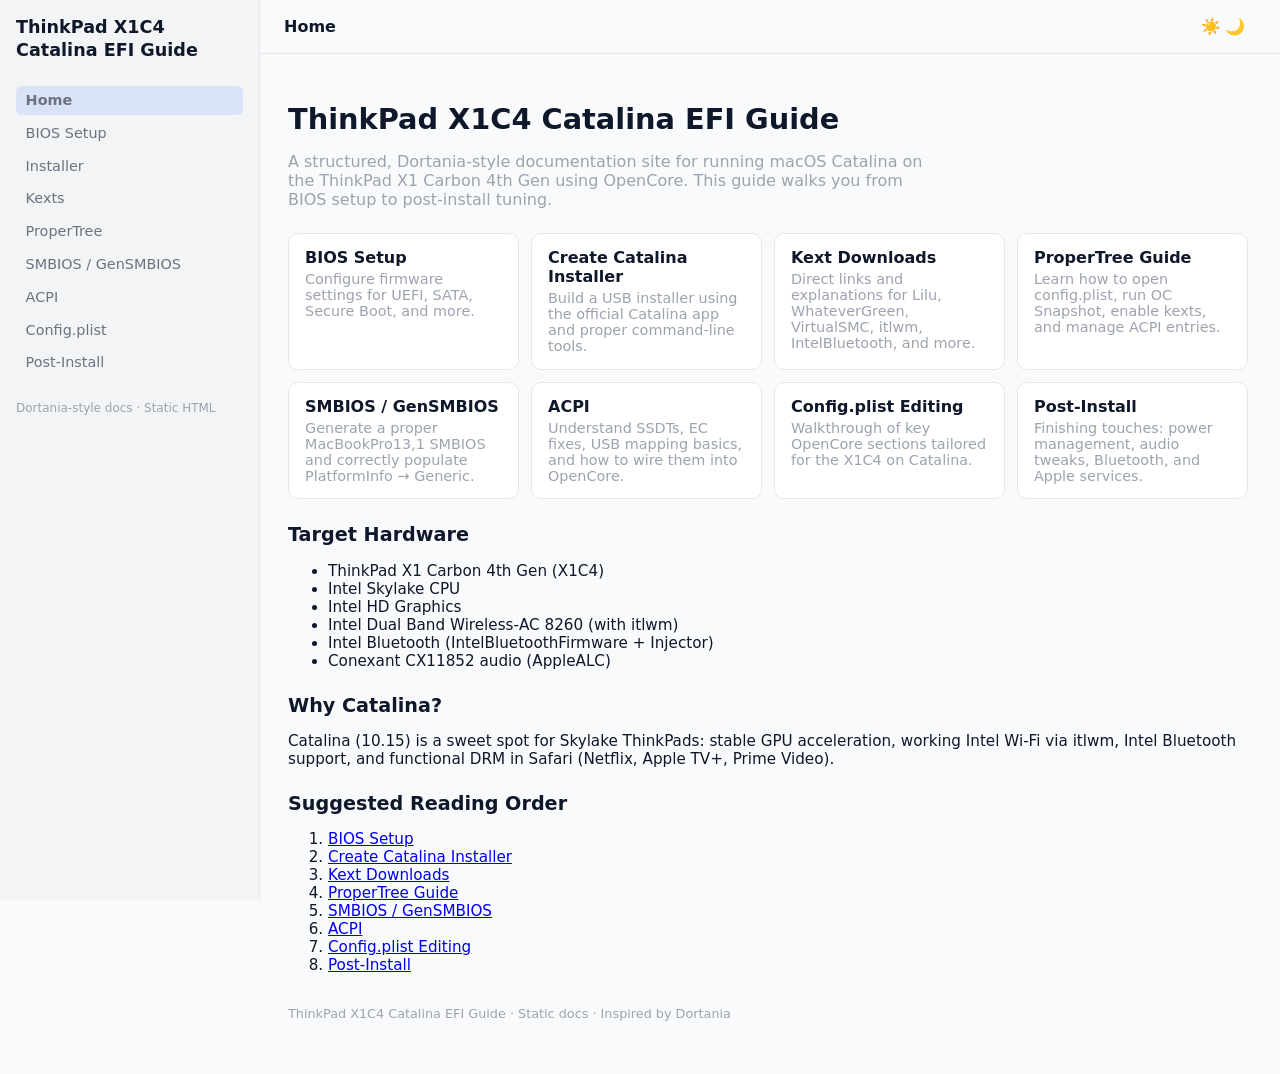
<file: index.html>
<!DOCTYPE html>
<html lang="en" data-theme="auto">
<head>
    <meta charset="UTF-8">
    <title>ThinkPad X1C4 Catalina EFI Guide</title>
    <meta name="viewport" content="width=device-width, initial-scale=1">
    <link rel="stylesheet" href="assets/style.css">
    <script defer src="assets/theme.js"></script>
</head>
<body>

<div class="layout">
    <!-- Sidebar -->
    <aside class="sidebar">
        <div class="sidebar-header">
            <div class="site-title">ThinkPad X1C4<br>Catalina EFI Guide</div>
        </div>

        <nav class="sidebar-nav">
            <a href="index.html" class="nav-link active">Home</a>
            <a href="bios.html" class="nav-link">BIOS Setup</a>
            <a href="installer.html" class="nav-link">Installer</a>
            <a href="kexts.html" class="nav-link">Kexts</a>
            <a href="propertree.html" class="nav-link">ProperTree</a>
            <a href="smbios.html" class="nav-link">SMBIOS / GenSMBIOS</a>
            <a href="acpi.html" class="nav-link">ACPI</a>
            <a href="config.html" class="nav-link">Config.plist</a>
            <a href="postinstall.html" class="nav-link">Post‑Install</a>
        </nav>

        <div class="sidebar-footer">
            <span class="sidebar-note">Dortania‑style docs · Static HTML</span>
        </div>
    </aside>

    <!-- Main content -->
    <main class="content">
        <header class="topbar">
            <div class="topbar-title">Home</div>
            <button id="theme-toggle" class="theme-toggle" aria-label="Toggle theme">
                <span class="icon-sun">☀️</span>
                <span class="icon-moon">🌙</span>
            </button>
        </header>

        <article class="page">
            <h1>ThinkPad X1C4 Catalina EFI Guide</h1>
            <p class="lead">
                A structured, Dortania‑style documentation site for running macOS Catalina on the ThinkPad X1 Carbon 4th Gen
                using OpenCore. This guide walks you from BIOS setup to post‑install tuning.
            </p>

            <div class="card-grid">
                <a class="card" href="bios.html">
                    <h2>BIOS Setup</h2>
                    <p>Configure firmware settings for UEFI, SATA, Secure Boot, and more.</p>
                </a>

                <a class="card" href="installer.html">
                    <h2>Create Catalina Installer</h2>
                    <p>Build a USB installer using the official Catalina app and proper command‑line tools.</p>
                </a>

                <a class="card" href="kexts.html">
                    <h2>Kext Downloads</h2>
                    <p>Direct links and explanations for Lilu, WhateverGreen, VirtualSMC, itlwm, IntelBluetooth, and more.</p>
                </a>

                <a class="card" href="propertree.html">
                    <h2>ProperTree Guide</h2>
                    <p>Learn how to open config.plist, run OC Snapshot, enable kexts, and manage ACPI entries.</p>
                </a>

                <a class="card" href="smbios.html">
                    <h2>SMBIOS / GenSMBIOS</h2>
                    <p>Generate a proper MacBookPro13,1 SMBIOS and correctly populate PlatformInfo → Generic.</p>
                </a>

                <a class="card" href="acpi.html">
                    <h2>ACPI</h2>
                    <p>Understand SSDTs, EC fixes, USB mapping basics, and how to wire them into OpenCore.</p>
                </a>

                <a class="card" href="config.html">
                    <h2>Config.plist Editing</h2>
                    <p>Walkthrough of key OpenCore sections tailored for the X1C4 on Catalina.</p>
                </a>

                <a class="card" href="postinstall.html">
                    <h2>Post‑Install</h2>
                    <p>Finishing touches: power management, audio tweaks, Bluetooth, and Apple services.</p>
                </a>
            </div>

            <section class="section">
                <h2>Target Hardware</h2>
                <ul>
                    <li>ThinkPad X1 Carbon 4th Gen (X1C4)</li>
                    <li>Intel Skylake CPU</li>
                    <li>Intel HD Graphics</li>
                    <li>Intel Dual Band Wireless‑AC 8260 (with itlwm)</li>
                    <li>Intel Bluetooth (IntelBluetoothFirmware + Injector)</li>
                    <li>Conexant CX11852 audio (AppleALC)</li>
                </ul>
            </section>

            <section class="section">
                <h2>Why Catalina?</h2>
                <p>
                    Catalina (10.15) is a sweet spot for Skylake ThinkPads: stable GPU acceleration, working Intel Wi‑Fi via itlwm,
                    Intel Bluetooth support, and functional DRM in Safari (Netflix, Apple TV+, Prime Video).
                </p>
            </section>

            <section class="section">
                <h2>Suggested Reading Order</h2>
                <ol>
                    <li><a href="bios.html">BIOS Setup</a></li>
                    <li><a href="installer.html">Create Catalina Installer</a></li>
                    <li><a href="kexts.html">Kext Downloads</a></li>
                    <li><a href="propertree.html">ProperTree Guide</a></li>
                    <li><a href="smbios.html">SMBIOS / GenSMBIOS</a></li>
                    <li><a href="acpi.html">ACPI</a></li>
                    <li><a href="config.html">Config.plist Editing</a></li>
                    <li><a href="postinstall.html">Post‑Install</a></li>
                </ol>
            </section>

            <footer class="page-footer">
                <p>ThinkPad X1C4 Catalina EFI Guide · Static docs · Inspired by Dortania</p>
            </footer>
        </article>
    </main>
</div>

</body>
</html>
</file>
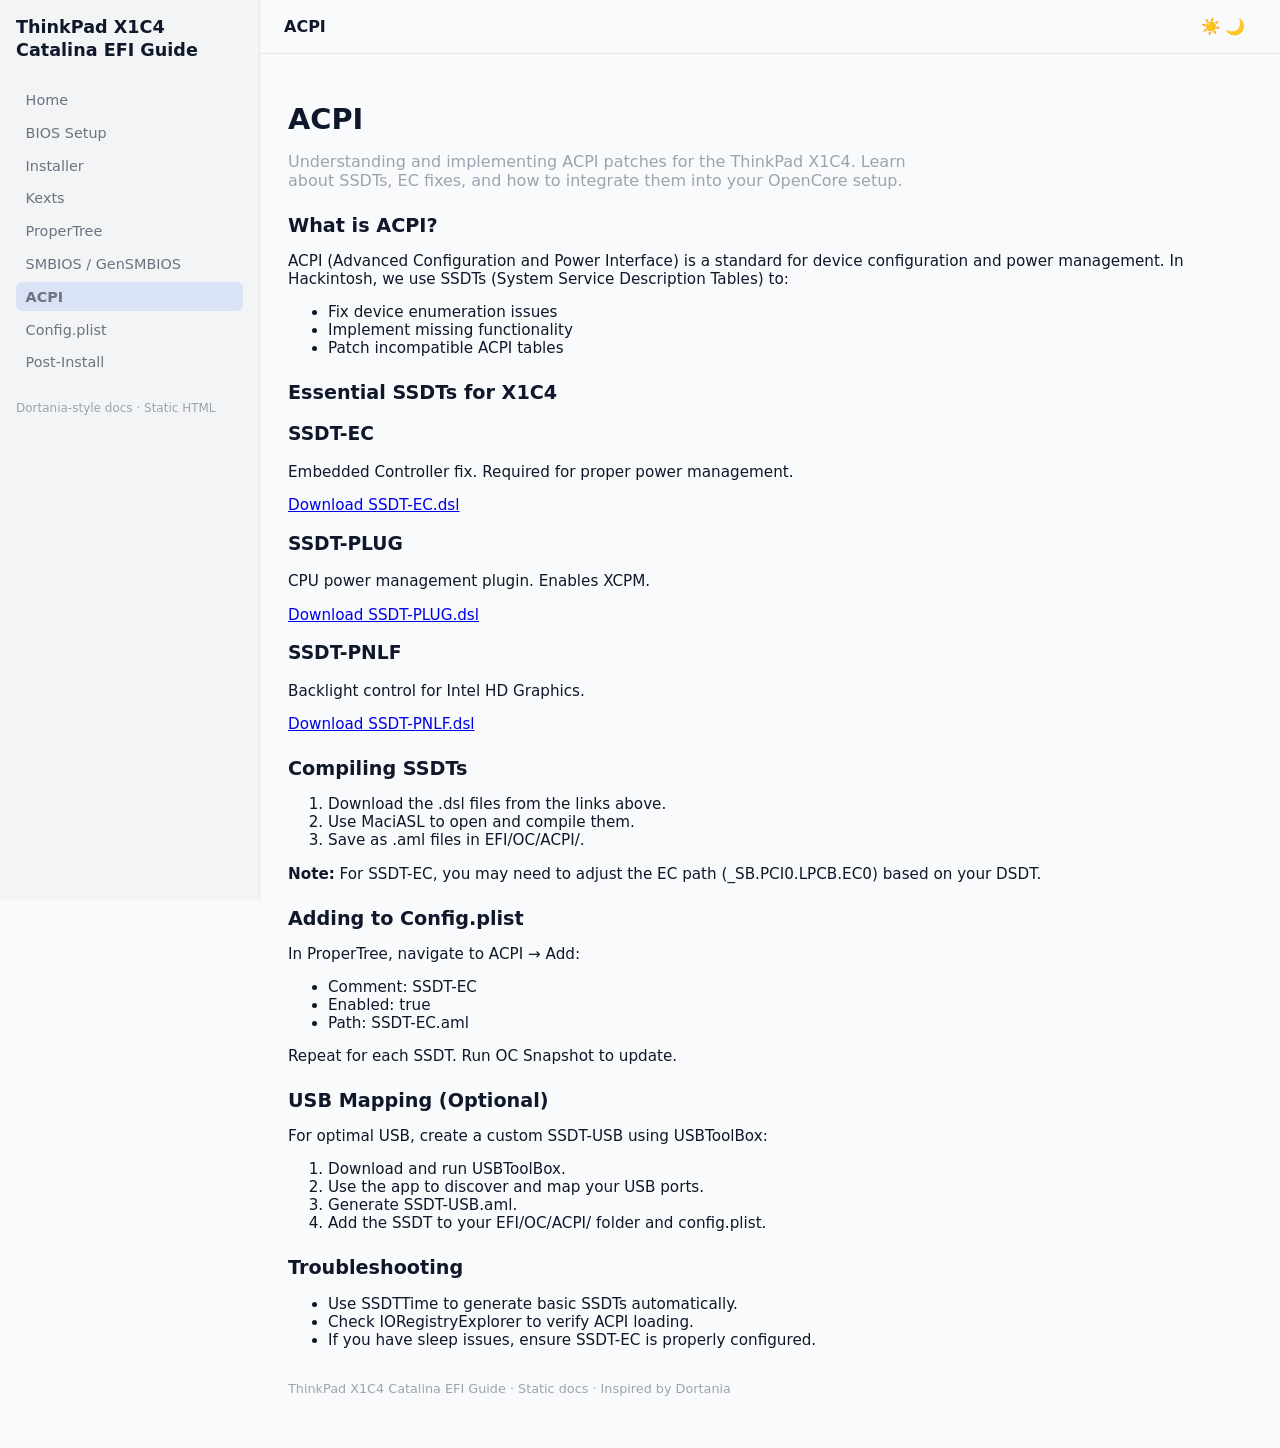
<file: acpi.html>
<!DOCTYPE html>
<html lang="en" data-theme="auto">
<head>
    <meta charset="UTF-8">
    <title>ACPI - ThinkPad X1C4 Catalina EFI Guide</title>
    <meta name="viewport" content="width=device-width, initial-scale=1">
    <link rel="stylesheet" href="assets/style.css">
    <script defer src="assets/theme.js"></script>
</head>
<body>

<div class="layout">
    <!-- Sidebar -->
    <aside class="sidebar">
        <div class="sidebar-header">
            <div class="site-title">ThinkPad X1C4<br>Catalina EFI Guide</div>
        </div>

        <nav class="sidebar-nav">
            <a href="index.html" class="nav-link">Home</a>
            <a href="bios.html" class="nav-link">BIOS Setup</a>
            <a href="installer.html" class="nav-link">Installer</a>
            <a href="kexts.html" class="nav-link">Kexts</a>
            <a href="propertree.html" class="nav-link">ProperTree</a>
            <a href="smbios.html" class="nav-link">SMBIOS / GenSMBIOS</a>
            <a href="acpi.html" class="nav-link active">ACPI</a>
            <a href="config.html" class="nav-link">Config.plist</a>
            <a href="postinstall.html" class="nav-link">Post‑Install</a>
        </nav>

        <div class="sidebar-footer">
            <span class="sidebar-note">Dortania‑style docs · Static HTML</span>
        </div>
    </aside>

    <!-- Main content -->
    <main class="content">
        <header class="topbar">
            <div class="topbar-title">ACPI</div>
            <button id="theme-toggle" class="theme-toggle" aria-label="Toggle theme">
                <span class="icon-sun">☀️</span>
                <span class="icon-moon">🌙</span>
            </button>
        </header>

        <article class="page">
            <h1>ACPI</h1>
            <p class="lead">
                Understanding and implementing ACPI patches for the ThinkPad X1C4.
                Learn about SSDTs, EC fixes, and how to integrate them into your OpenCore setup.
            </p>

            <section class="section">
                <h2>What is ACPI?</h2>
                <p>ACPI (Advanced Configuration and Power Interface) is a standard for device configuration and power management. In Hackintosh, we use SSDTs (System Service Description Tables) to:</p>
                <ul>
                    <li>Fix device enumeration issues</li>
                    <li>Implement missing functionality</li>
                    <li>Patch incompatible ACPI tables</li>
                </ul>
            </section>

            <section class="section">
                <h2>Essential SSDTs for X1C4</h2>

                <h3>SSDT-EC</h3>
                <p>Embedded Controller fix. Required for proper power management.</p>
                <p><a href="https://github.com/acidanthera/OpenCorePkg/blob/master/Docs/AcpiSamples/SSDT-EC.dsl" target="_blank">Download SSDT-EC.dsl</a></p>

                <h3>SSDT-PLUG</h3>
                <p>CPU power management plugin. Enables XCPM.</p>
                <p><a href="https://github.com/acidanthera/OpenCorePkg/blob/master/Docs/AcpiSamples/SSDT-PLUG.dsl" target="_blank">Download SSDT-PLUG.dsl</a></p>

                <h3>SSDT-PNLF</h3>
                <p>Backlight control for Intel HD Graphics.</p>
                <p><a href="https://github.com/acidanthera/OpenCorePkg/blob/master/Docs/AcpiSamples/SSDT-PNLF.dsl" target="_blank">Download SSDT-PNLF.dsl</a></p>
            </section>

            <section class="section">
                <h2>Compiling SSDTs</h2>
                <ol>
                    <li>Download the .dsl files from the links above.</li>
                    <li>Use MaciASL to open and compile them.</li>
                    <li>Save as .aml files in EFI/OC/ACPI/.</li>
                </ol>
                <p><strong>Note:</strong> For SSDT-EC, you may need to adjust the EC path (_SB.PCI0.LPCB.EC0) based on your DSDT.</p>
            </section>

            <section class="section">
                <h2>Adding to Config.plist</h2>
                <p>In ProperTree, navigate to ACPI → Add:</p>
                <ul>
                    <li>Comment: SSDT-EC</li>
                    <li>Enabled: true</li>
                    <li>Path: SSDT-EC.aml</li>
                </ul>
                <p>Repeat for each SSDT. Run OC Snapshot to update.</p>
            </section>

            <section class="section">
                <h2>USB Mapping (Optional)</h2>
                <p>For optimal USB, create a custom SSDT-USB using USBToolBox:</p>
                <ol>
                    <li>Download and run USBToolBox.</li>
                    <li>Use the app to discover and map your USB ports.</li>
                    <li>Generate SSDT-USB.aml.</li>
                    <li>Add the SSDT to your EFI/OC/ACPI/ folder and config.plist.</li>
                </ol>
            </section>

            <section class="section">
                <h2>Troubleshooting</h2>
                <ul>
                    <li>Use SSDTTime to generate basic SSDTs automatically.</li>
                    <li>Check IORegistryExplorer to verify ACPI loading.</li>
                    <li>If you have sleep issues, ensure SSDT-EC is properly configured.</li>
                </ul>
            </section>

            <footer class="page-footer">
                <p>ThinkPad X1C4 Catalina EFI Guide · Static docs · Inspired by Dortania</p>
            </footer>
        </article>
    </main>
</div>

</body>
</html>
</file>
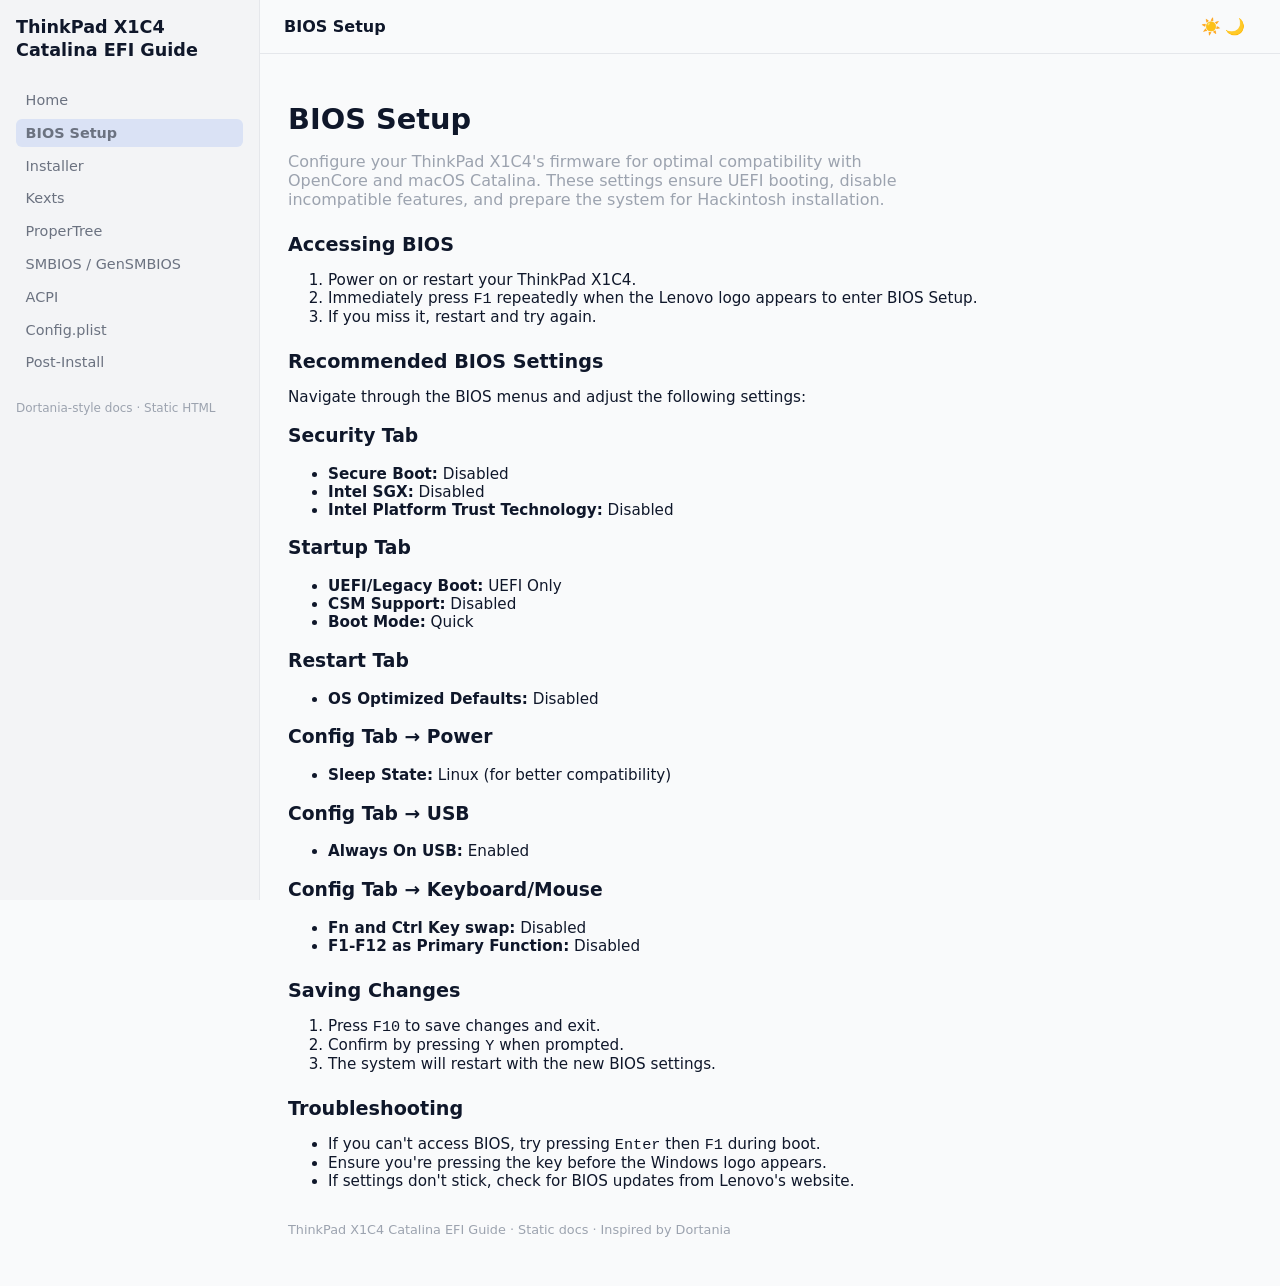
<file: bios.html>
<!DOCTYPE html>
<html lang="en" data-theme="auto">
<head>
    <meta charset="UTF-8">
    <title>BIOS Setup - ThinkPad X1C4 Catalina EFI Guide</title>
    <meta name="viewport" content="width=device-width, initial-scale=1">
    <link rel="stylesheet" href="assets/style.css">
    <script defer src="assets/theme.js"></script>
</head>
<body>

<div class="layout">
    <!-- Sidebar -->
    <aside class="sidebar">
        <div class="sidebar-header">
            <div class="site-title">ThinkPad X1C4<br>Catalina EFI Guide</div>
        </div>

        <nav class="sidebar-nav">
            <a href="index.html" class="nav-link">Home</a>
            <a href="bios.html" class="nav-link active">BIOS Setup</a>
            <a href="installer.html" class="nav-link">Installer</a>
            <a href="kexts.html" class="nav-link">Kexts</a>
            <a href="propertree.html" class="nav-link">ProperTree</a>
            <a href="smbios.html" class="nav-link">SMBIOS / GenSMBIOS</a>
            <a href="acpi.html" class="nav-link">ACPI</a>
            <a href="config.html" class="nav-link">Config.plist</a>
            <a href="postinstall.html" class="nav-link">Post‑Install</a>
        </nav>

        <div class="sidebar-footer">
            <span class="sidebar-note">Dortania‑style docs · Static HTML</span>
        </div>
    </aside>

    <!-- Main content -->
    <main class="content">
        <header class="topbar">
            <div class="topbar-title">BIOS Setup</div>
            <button id="theme-toggle" class="theme-toggle" aria-label="Toggle theme">
                <span class="icon-sun">☀️</span>
                <span class="icon-moon">🌙</span>
            </button>
        </header>

        <article class="page">
            <h1>BIOS Setup</h1>
            <p class="lead">
                Configure your ThinkPad X1C4's firmware for optimal compatibility with OpenCore and macOS Catalina.
                These settings ensure UEFI booting, disable incompatible features, and prepare the system for Hackintosh installation.
            </p>

            <section class="section">
                <h2>Accessing BIOS</h2>
                <ol>
                    <li>Power on or restart your ThinkPad X1C4.</li>
                    <li>Immediately press <kbd>F1</kbd> repeatedly when the Lenovo logo appears to enter BIOS Setup.</li>
                    <li>If you miss it, restart and try again.</li>
                </ol>
            </section>

            <section class="section">
                <h2>Recommended BIOS Settings</h2>
                <p>Navigate through the BIOS menus and adjust the following settings:</p>

                <h3>Security Tab</h3>
                <ul>
                    <li><strong>Secure Boot:</strong> Disabled</li>
                    <li><strong>Intel SGX:</strong> Disabled</li>
                    <li><strong>Intel Platform Trust Technology:</strong> Disabled</li>
                </ul>

                <h3>Startup Tab</h3>
                <ul>
                    <li><strong>UEFI/Legacy Boot:</strong> UEFI Only</li>
                    <li><strong>CSM Support:</strong> Disabled</li>
                    <li><strong>Boot Mode:</strong> Quick</li>
                </ul>

                <h3>Restart Tab</h3>
                <ul>
                    <li><strong>OS Optimized Defaults:</strong> Disabled</li>
                </ul>

                <h3>Config Tab → Power</h3>
                <ul>
                    <li><strong>Sleep State:</strong> Linux (for better compatibility)</li>
                </ul>

                <h3>Config Tab → USB</h3>
                <ul>
                    <li><strong>Always On USB:</strong> Enabled</li>
                </ul>

                <h3>Config Tab → Keyboard/Mouse</h3>
                <ul>
                    <li><strong>Fn and Ctrl Key swap:</strong> Disabled</li>
                    <li><strong>F1-F12 as Primary Function:</strong> Disabled</li>
                </ul>
            </section>

            <section class="section">
                <h2>Saving Changes</h2>
                <ol>
                    <li>Press <kbd>F10</kbd> to save changes and exit.</li>
                    <li>Confirm by pressing <kbd>Y</kbd> when prompted.</li>
                    <li>The system will restart with the new BIOS settings.</li>
                </ol>
            </section>

            <section class="section">
                <h2>Troubleshooting</h2>
                <ul>
                    <li>If you can't access BIOS, try pressing <kbd>Enter</kbd> then <kbd>F1</kbd> during boot.</li>
                    <li>Ensure you're pressing the key before the Windows logo appears.</li>
                    <li>If settings don't stick, check for BIOS updates from Lenovo's website.</li>
                </ul>
            </section>

            <footer class="page-footer">
                <p>ThinkPad X1C4 Catalina EFI Guide · Static docs · Inspired by Dortania</p>
            </footer>
        </article>
    </main>
</div>

</body>
</html>
</file>
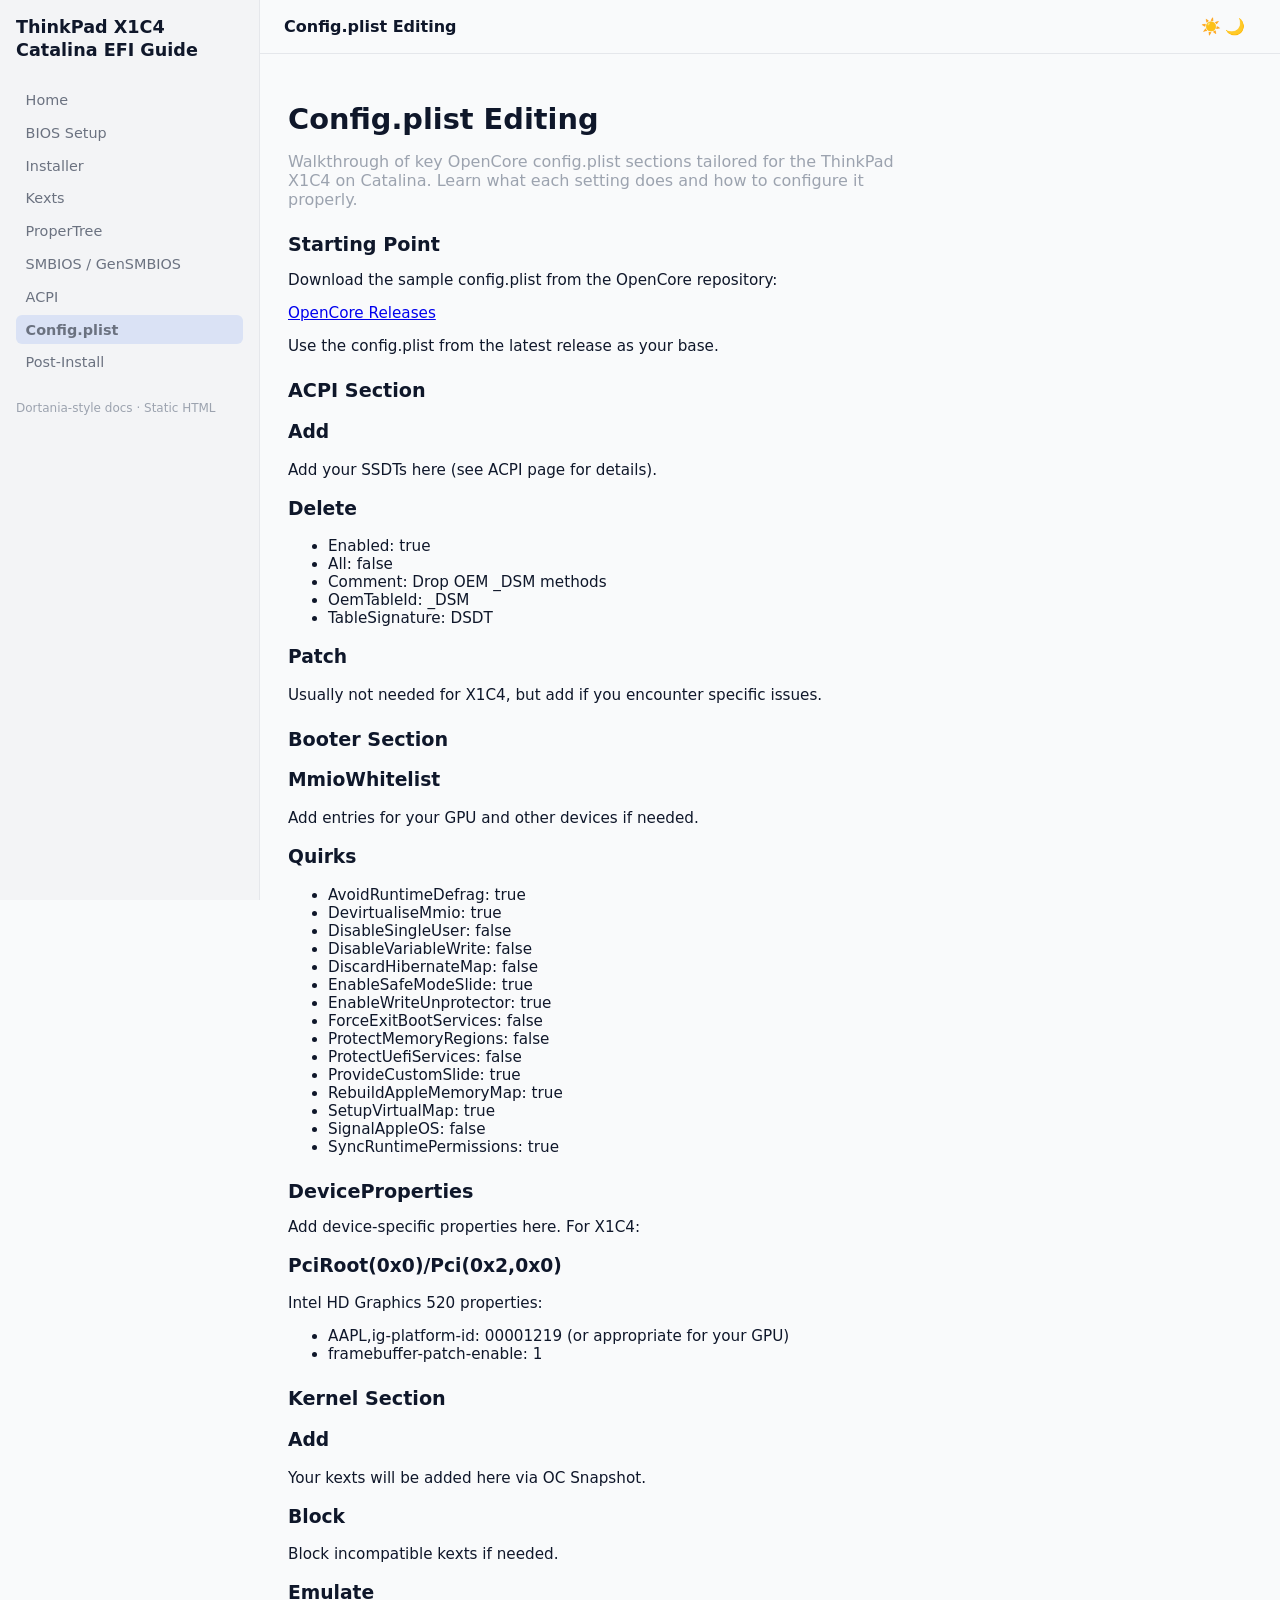
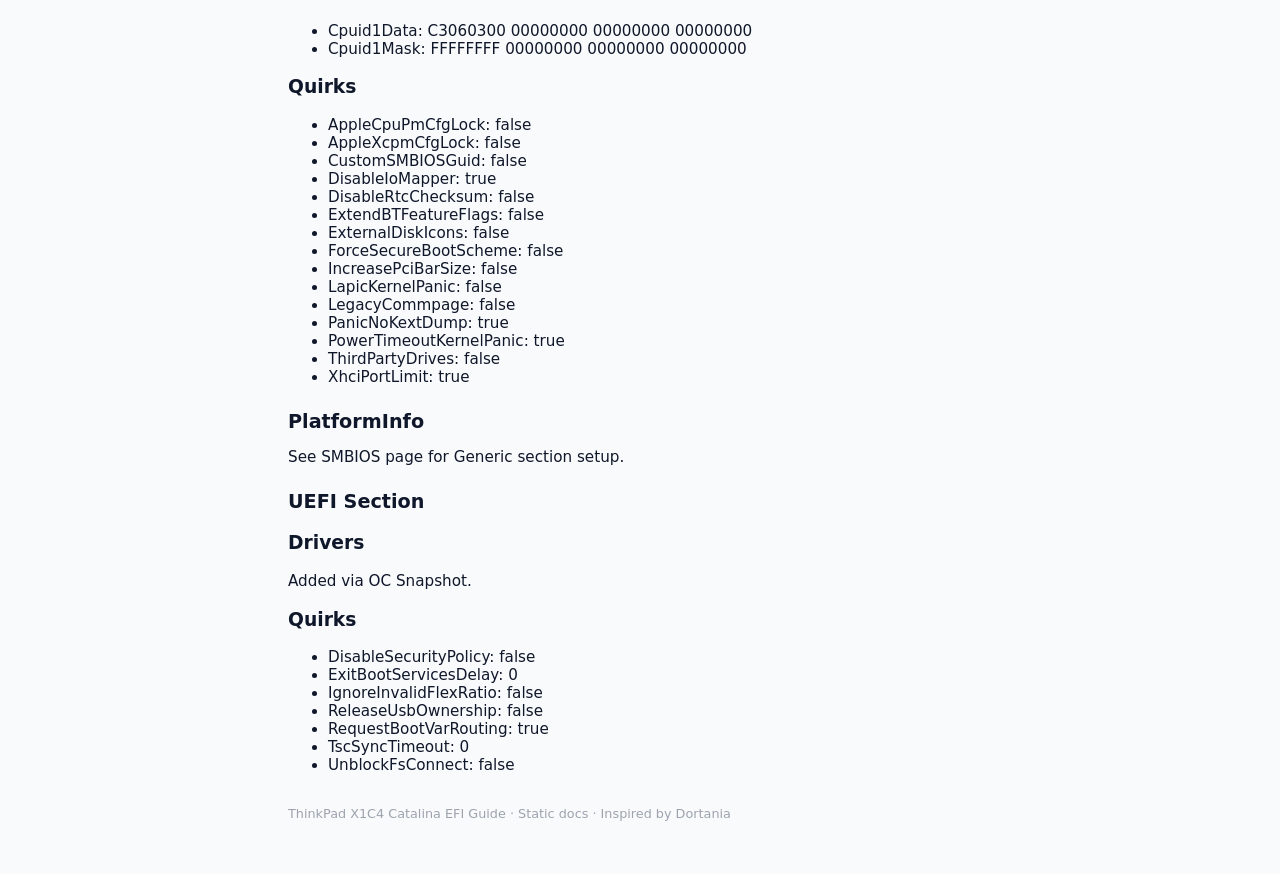
<file: config.html>
<!DOCTYPE html>
<html lang="en" data-theme="auto">
<head>
    <meta charset="UTF-8">
    <title>Config.plist Editing - ThinkPad X1C4 Catalina EFI Guide</title>
    <meta name="viewport" content="width=device-width, initial-scale=1">
    <link rel="stylesheet" href="assets/style.css">
    <script defer src="assets/theme.js"></script>
</head>
<body>

<div class="layout">
    <!-- Sidebar -->
    <aside class="sidebar">
        <div class="sidebar-header">
            <div class="site-title">ThinkPad X1C4<br>Catalina EFI Guide</div>
        </div>

        <nav class="sidebar-nav">
            <a href="index.html" class="nav-link">Home</a>
            <a href="bios.html" class="nav-link">BIOS Setup</a>
            <a href="installer.html" class="nav-link">Installer</a>
            <a href="kexts.html" class="nav-link">Kexts</a>
            <a href="propertree.html" class="nav-link">ProperTree</a>
            <a href="smbios.html" class="nav-link">SMBIOS / GenSMBIOS</a>
            <a href="acpi.html" class="nav-link">ACPI</a>
            <a href="config.html" class="nav-link active">Config.plist</a>
            <a href="postinstall.html" class="nav-link">Post‑Install</a>
        </nav>

        <div class="sidebar-footer">
            <span class="sidebar-note">Dortania‑style docs · Static HTML</span>
        </div>
    </aside>

    <!-- Main content -->
    <main class="content">
        <header class="topbar">
            <div class="topbar-title">Config.plist Editing</div>
            <button id="theme-toggle" class="theme-toggle" aria-label="Toggle theme">
                <span class="icon-sun">☀️</span>
                <span class="icon-moon">🌙</span>
            </button>
        </header>

        <article class="page">
            <h1>Config.plist Editing</h1>
            <p class="lead">
                Walkthrough of key OpenCore config.plist sections tailored for the ThinkPad X1C4 on Catalina.
                Learn what each setting does and how to configure it properly.
            </p>

            <section class="section">
                <h2>Starting Point</h2>
                <p>Download the sample config.plist from the OpenCore repository:</p>
                <p><a href="https://github.com/acidanthera/OpenCorePkg/releases" target="_blank">OpenCore Releases</a></p>
                <p>Use the config.plist from the latest release as your base.</p>
            </section>

            <section class="section">
                <h2>ACPI Section</h2>
                <h3>Add</h3>
                <p>Add your SSDTs here (see ACPI page for details).</p>

                <h3>Delete</h3>
                <ul>
                    <li>Enabled: true</li>
                    <li>All: false</li>
                    <li>Comment: Drop OEM _DSM methods</li>
                    <li>OemTableId: _DSM</li>
                    <li>TableSignature: DSDT</li>
                </ul>

                <h3>Patch</h3>
                <p>Usually not needed for X1C4, but add if you encounter specific issues.</p>
            </section>

            <section class="section">
                <h2>Booter Section</h2>
                <h3>MmioWhitelist</h3>
                <p>Add entries for your GPU and other devices if needed.</p>

                <h3>Quirks</h3>
                <ul>
                    <li>AvoidRuntimeDefrag: true</li>
                    <li>DevirtualiseMmio: true</li>
                    <li>DisableSingleUser: false</li>
                    <li>DisableVariableWrite: false</li>
                    <li>DiscardHibernateMap: false</li>
                    <li>EnableSafeModeSlide: true</li>
                    <li>EnableWriteUnprotector: true</li>
                    <li>ForceExitBootServices: false</li>
                    <li>ProtectMemoryRegions: false</li>
                    <li>ProtectUefiServices: false</li>
                    <li>ProvideCustomSlide: true</li>
                    <li>RebuildAppleMemoryMap: true</li>
                    <li>SetupVirtualMap: true</li>
                    <li>SignalAppleOS: false</li>
                    <li>SyncRuntimePermissions: true</li>
                </ul>
            </section>

            <section class="section">
                <h2>DeviceProperties</h2>
                <p>Add device-specific properties here. For X1C4:</p>

                <h3>PciRoot(0x0)/Pci(0x2,0x0)</h3>
                <p>Intel HD Graphics 520 properties:</p>
                <ul>
                    <li>AAPL,ig-platform-id: 00001219 (or appropriate for your GPU)</li>
                    <li>framebuffer-patch-enable: 1</li>
                </ul>
            </section>

            <section class="section">
                <h2>Kernel Section</h2>
                <h3>Add</h3>
                <p>Your kexts will be added here via OC Snapshot.</p>

                <h3>Block</h3>
                <p>Block incompatible kexts if needed.</p>

                <h3>Emulate</h3>
                <ul>
                    <li>Cpuid1Data: C3060300 00000000 00000000 00000000</li>
                    <li>Cpuid1Mask: FFFFFFFF 00000000 00000000 00000000</li>
                </ul>

                <h3>Quirks</h3>
                <ul>
                    <li>AppleCpuPmCfgLock: false</li>
                    <li>AppleXcpmCfgLock: false</li>
                    <li>CustomSMBIOSGuid: false</li>
                    <li>DisableIoMapper: true</li>
                    <li>DisableRtcChecksum: false</li>
                    <li>ExtendBTFeatureFlags: false</li>
                    <li>ExternalDiskIcons: false</li>
                    <li>ForceSecureBootScheme: false</li>
                    <li>IncreasePciBarSize: false</li>
                    <li>LapicKernelPanic: false</li>
                    <li>LegacyCommpage: false</li>
                    <li>PanicNoKextDump: true</li>
                    <li>PowerTimeoutKernelPanic: true</li>
                    <li>ThirdPartyDrives: false</li>
                    <li>XhciPortLimit: true</li>
                </ul>
            </section>

            <section class="section">
                <h2>PlatformInfo</h2>
                <p>See SMBIOS page for Generic section setup.</p>
            </section>

            <section class="section">
                <h2>UEFI Section</h2>
                <h3>Drivers</h3>
                <p>Added via OC Snapshot.</p>

                <h3>Quirks</h3>
                <ul>
                    <li>DisableSecurityPolicy: false</li>
                    <li>ExitBootServicesDelay: 0</li>
                    <li>IgnoreInvalidFlexRatio: false</li>
                    <li>ReleaseUsbOwnership: false</li>
                    <li>RequestBootVarRouting: true</li>
                    <li>TscSyncTimeout: 0</li>
                    <li>UnblockFsConnect: false</li>
                </ul>
            </section>

            <footer class="page-footer">
                <p>ThinkPad X1C4 Catalina EFI Guide · Static docs · Inspired by Dortania</p>
            </footer>
        </article>
    </main>
</div>

</body>
</html>
</file>
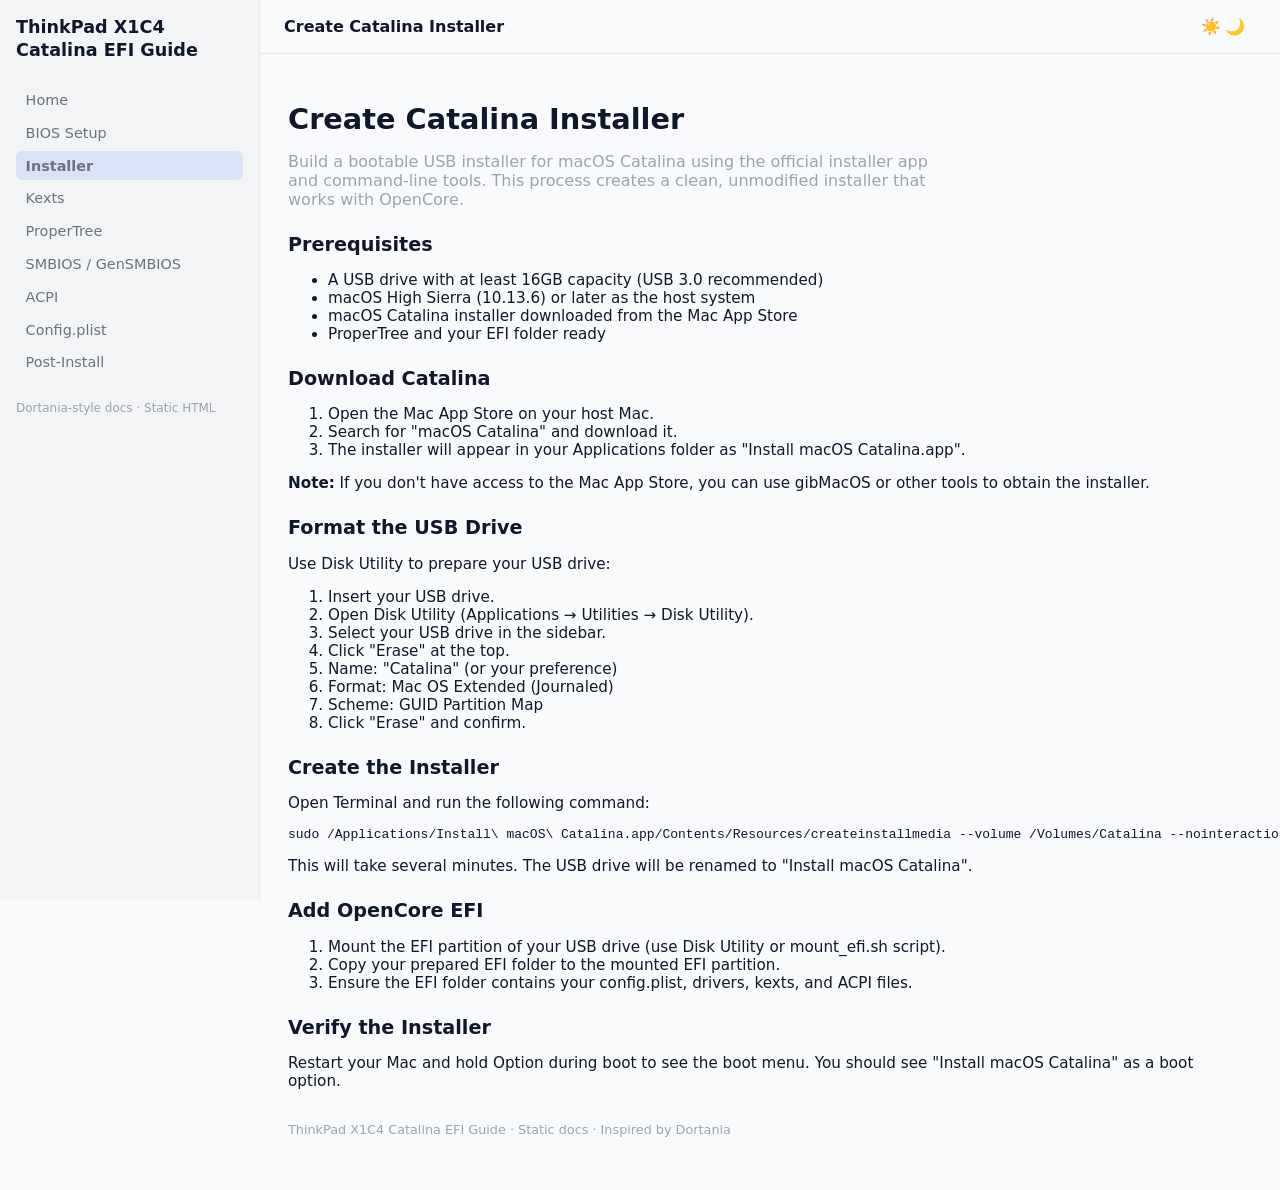
<file: installer.html>
<!DOCTYPE html>
<html lang="en" data-theme="auto">
<head>
    <meta charset="UTF-8">
    <title>Create Catalina Installer - ThinkPad X1C4 Catalina EFI Guide</title>
    <meta name="viewport" content="width=device-width, initial-scale=1">
    <link rel="stylesheet" href="assets/style.css">
    <script defer src="assets/theme.js"></script>
</head>
<body>

<div class="layout">
    <!-- Sidebar -->
    <aside class="sidebar">
        <div class="sidebar-header">
            <div class="site-title">ThinkPad X1C4<br>Catalina EFI Guide</div>
        </div>

        <nav class="sidebar-nav">
            <a href="index.html" class="nav-link">Home</a>
            <a href="bios.html" class="nav-link">BIOS Setup</a>
            <a href="installer.html" class="nav-link active">Installer</a>
            <a href="kexts.html" class="nav-link">Kexts</a>
            <a href="propertree.html" class="nav-link">ProperTree</a>
            <a href="smbios.html" class="nav-link">SMBIOS / GenSMBIOS</a>
            <a href="acpi.html" class="nav-link">ACPI</a>
            <a href="config.html" class="nav-link">Config.plist</a>
            <a href="postinstall.html" class="nav-link">Post‑Install</a>
        </nav>

        <div class="sidebar-footer">
            <span class="sidebar-note">Dortania‑style docs · Static HTML</span>
        </div>
    </aside>

    <!-- Main content -->
    <main class="content">
        <header class="topbar">
            <div class="topbar-title">Create Catalina Installer</div>
            <button id="theme-toggle" class="theme-toggle" aria-label="Toggle theme">
                <span class="icon-sun">☀️</span>
                <span class="icon-moon">🌙</span>
            </button>
        </header>

        <article class="page">
            <h1>Create Catalina Installer</h1>
            <p class="lead">
                Build a bootable USB installer for macOS Catalina using the official installer app and command-line tools.
                This process creates a clean, unmodified installer that works with OpenCore.
            </p>

            <section class="section">
                <h2>Prerequisites</h2>
                <ul>
                    <li>A USB drive with at least 16GB capacity (USB 3.0 recommended)</li>
                    <li>macOS High Sierra (10.13.6) or later as the host system</li>
                    <li>macOS Catalina installer downloaded from the Mac App Store</li>
                    <li>ProperTree and your EFI folder ready</li>
                </ul>
            </section>

            <section class="section">
                <h2>Download Catalina</h2>
                <ol>
                    <li>Open the Mac App Store on your host Mac.</li>
                    <li>Search for "macOS Catalina" and download it.</li>
                    <li>The installer will appear in your Applications folder as "Install macOS Catalina.app".</li>
                </ol>
                <p><strong>Note:</strong> If you don't have access to the Mac App Store, you can use gibMacOS or other tools to obtain the installer.</p>
            </section>

            <section class="section">
                <h2>Format the USB Drive</h2>
                <p>Use Disk Utility to prepare your USB drive:</p>
                <ol>
                    <li>Insert your USB drive.</li>
                    <li>Open Disk Utility (Applications → Utilities → Disk Utility).</li>
                    <li>Select your USB drive in the sidebar.</li>
                    <li>Click "Erase" at the top.</li>
                    <li>Name: "Catalina" (or your preference)</li>
                    <li>Format: Mac OS Extended (Journaled)</li>
                    <li>Scheme: GUID Partition Map</li>
                    <li>Click "Erase" and confirm.</li>
                </ol>
            </section>

            <section class="section">
                <h2>Create the Installer</h2>
                <p>Open Terminal and run the following command:</p>
                <pre><code>sudo /Applications/Install\ macOS\ Catalina.app/Contents/Resources/createinstallmedia --volume /Volumes/Catalina --nointeraction</code></pre>
                <p>This will take several minutes. The USB drive will be renamed to "Install macOS Catalina".</p>
            </section>

            <section class="section">
                <h2>Add OpenCore EFI</h2>
                <ol>
                    <li>Mount the EFI partition of your USB drive (use Disk Utility or mount_efi.sh script).</li>
                    <li>Copy your prepared EFI folder to the mounted EFI partition.</li>
                    <li>Ensure the EFI folder contains your config.plist, drivers, kexts, and ACPI files.</li>
                </ol>
            </section>

            <section class="section">
                <h2>Verify the Installer</h2>
                <p>Restart your Mac and hold Option during boot to see the boot menu. You should see "Install macOS Catalina" as a boot option.</p>
            </section>

            <footer class="page-footer">
                <p>ThinkPad X1C4 Catalina EFI Guide · Static docs · Inspired by Dortania</p>
            </footer>
        </article>
    </main>
</div>

</body>
</html>
</file>
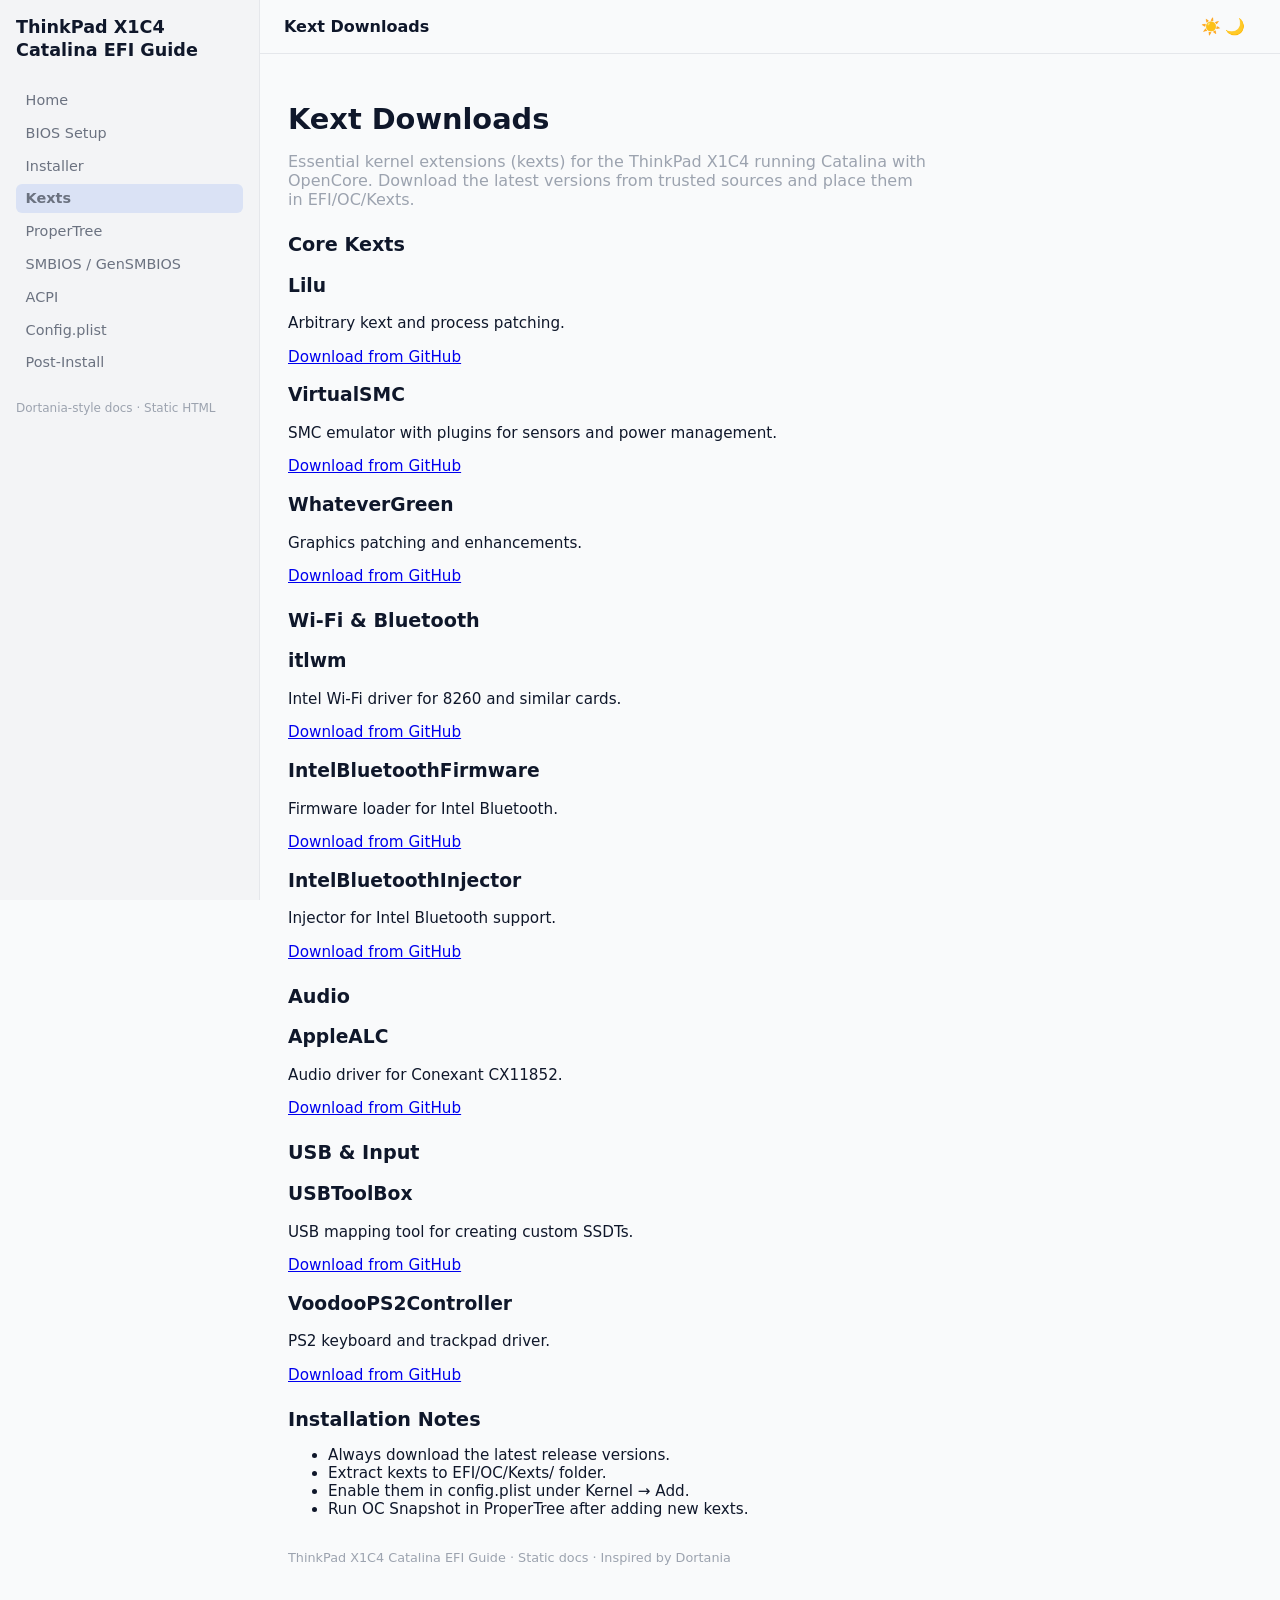
<file: kexts.html>
<!DOCTYPE html>
<html lang="en" data-theme="auto">
<head>
    <meta charset="UTF-8">
    <title>Kext Downloads - ThinkPad X1C4 Catalina EFI Guide</title>
    <meta name="viewport" content="width=device-width, initial-scale=1">
    <link rel="stylesheet" href="assets/style.css">
    <script defer src="assets/theme.js"></script>
</head>
<body>

<div class="layout">
    <!-- Sidebar -->
    <aside class="sidebar">
        <div class="sidebar-header">
            <div class="site-title">ThinkPad X1C4<br>Catalina EFI Guide</div>
        </div>

        <nav class="sidebar-nav">
            <a href="index.html" class="nav-link">Home</a>
            <a href="bios.html" class="nav-link">BIOS Setup</a>
            <a href="installer.html" class="nav-link">Installer</a>
            <a href="kexts.html" class="nav-link active">Kexts</a>
            <a href="propertree.html" class="nav-link">ProperTree</a>
            <a href="smbios.html" class="nav-link">SMBIOS / GenSMBIOS</a>
            <a href="acpi.html" class="nav-link">ACPI</a>
            <a href="config.html" class="nav-link">Config.plist</a>
            <a href="postinstall.html" class="nav-link">Post‑Install</a>
        </nav>

        <div class="sidebar-footer">
            <span class="sidebar-note">Dortania‑style docs · Static HTML</span>
        </div>
    </aside>

    <!-- Main content -->
    <main class="content">
        <header class="topbar">
            <div class="topbar-title">Kext Downloads</div>
            <button id="theme-toggle" class="theme-toggle" aria-label="Toggle theme">
                <span class="icon-sun">☀️</span>
                <span class="icon-moon">🌙</span>
            </button>
        </header>

        <article class="page">
            <h1>Kext Downloads</h1>
            <p class="lead">
                Essential kernel extensions (kexts) for the ThinkPad X1C4 running Catalina with OpenCore.
                Download the latest versions from trusted sources and place them in EFI/OC/Kexts.
            </p>

            <section class="section">
                <h2>Core Kexts</h2>
                <div class="kext-list">
                    <div class="kext-item">
                        <h3>Lilu</h3>
                        <p>Arbitrary kext and process patching.</p>
                        <p><a href="https://github.com/acidanthera/Lilu/releases" target="_blank">Download from GitHub</a></p>
                    </div>
                    <div class="kext-item">
                        <h3>VirtualSMC</h3>
                        <p>SMC emulator with plugins for sensors and power management.</p>
                        <p><a href="https://github.com/acidanthera/VirtualSMC/releases" target="_blank">Download from GitHub</a></p>
                    </div>
                    <div class="kext-item">
                        <h3>WhateverGreen</h3>
                        <p>Graphics patching and enhancements.</p>
                        <p><a href="https://github.com/acidanthera/WhateverGreen/releases" target="_blank">Download from GitHub</a></p>
                    </div>
                </div>
            </section>

            <section class="section">
                <h2>Wi-Fi & Bluetooth</h2>
                <div class="kext-list">
                    <div class="kext-item">
                        <h3>itlwm</h3>
                        <p>Intel Wi-Fi driver for 8260 and similar cards.</p>
                        <p><a href="https://github.com/OpenIntelWireless/itlwm/releases" target="_blank">Download from GitHub</a></p>
                    </div>
                    <div class="kext-item">
                        <h3>IntelBluetoothFirmware</h3>
                        <p>Firmware loader for Intel Bluetooth.</p>
                        <p><a href="https://github.com/OpenIntelWireless/IntelBluetoothFirmware/releases" target="_blank">Download from GitHub</a></p>
                    </div>
                    <div class="kext-item">
                        <h3>IntelBluetoothInjector</h3>
                        <p>Injector for Intel Bluetooth support.</p>
                        <p><a href="https://github.com/OpenIntelWireless/IntelBluetoothFirmware/releases" target="_blank">Download from GitHub</a></p>
                    </div>
                </div>
            </section>

            <section class="section">
                <h2>Audio</h2>
                <div class="kext-list">
                    <div class="kext-item">
                        <h3>AppleALC</h3>
                        <p>Audio driver for Conexant CX11852.</p>
                        <p><a href="https://github.com/acidanthera/AppleALC/releases" target="_blank">Download from GitHub</a></p>
                    </div>
                </div>
            </section>

            <section class="section">
                <h2>USB & Input</h2>
                <div class="kext-list">
                    <div class="kext-item">
                        <h3>USBToolBox</h3>
                        <p>USB mapping tool for creating custom SSDTs.</p>
                        <p><a href="https://github.com/USBToolBox/tool" target="_blank">Download from GitHub</a></p>
                    </div>
                    <div class="kext-item">
                        <h3>VoodooPS2Controller</h3>
                        <p>PS2 keyboard and trackpad driver.</p>
                        <p><a href="https://github.com/acidanthera/VoodooPS2/releases" target="_blank">Download from GitHub</a></p>
                    </div>
                </div>
            </section>

            <section class="section">
                <h2>Installation Notes</h2>
                <ul>
                    <li>Always download the latest release versions.</li>
                    <li>Extract kexts to EFI/OC/Kexts/ folder.</li>
                    <li>Enable them in config.plist under Kernel → Add.</li>
                    <li>Run OC Snapshot in ProperTree after adding new kexts.</li>
                </ul>
            </section>

            <footer class="page-footer">
                <p>ThinkPad X1C4 Catalina EFI Guide · Static docs · Inspired by Dortania</p>
            </footer>
        </article>
    </main>
</div>

</body>
</html>
</file>
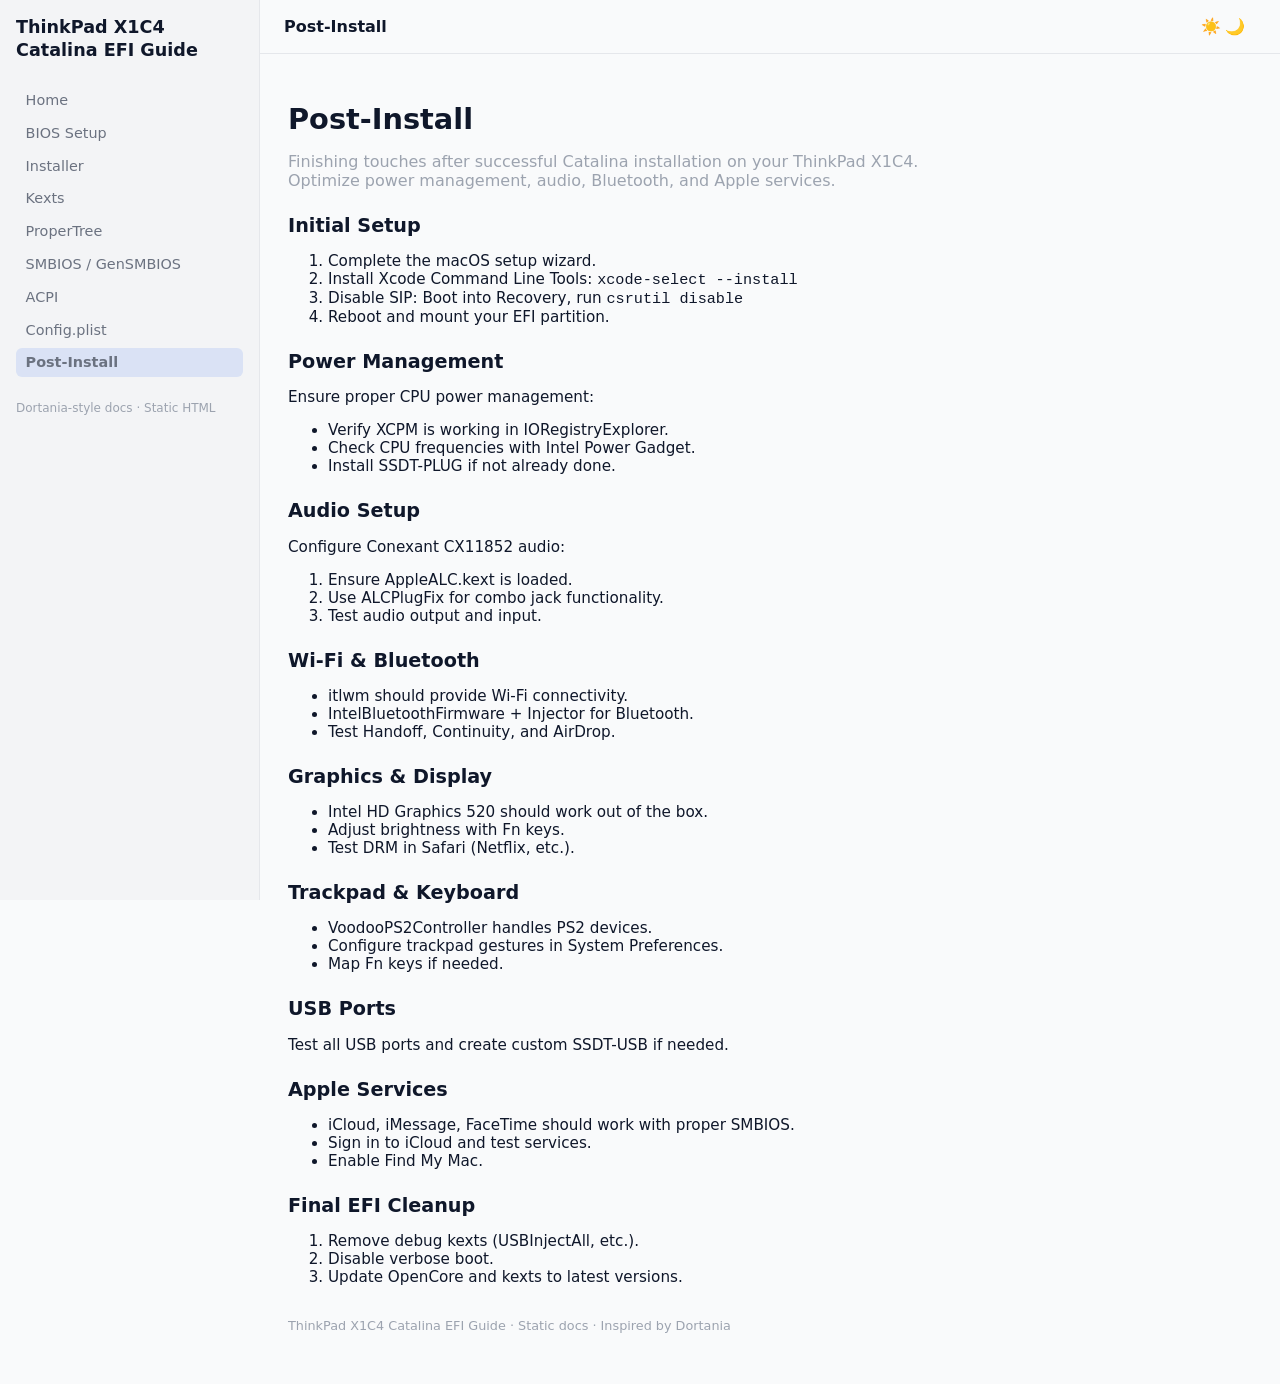
<file: postinstall.html>
<!DOCTYPE html>
<html lang="en" data-theme="auto">
<head>
    <meta charset="UTF-8">
    <title>Post‑Install - ThinkPad X1C4 Catalina EFI Guide</title>
    <meta name="viewport" content="width=device-width, initial-scale=1">
    <link rel="stylesheet" href="assets/style.css">
    <script defer src="assets/theme.js"></script>
</head>
<body>

<div class="layout">
    <!-- Sidebar -->
    <aside class="sidebar">
        <div class="sidebar-header">
            <div class="site-title">ThinkPad X1C4<br>Catalina EFI Guide</div>
        </div>

        <nav class="sidebar-nav">
            <a href="index.html" class="nav-link">Home</a>
            <a href="bios.html" class="nav-link">BIOS Setup</a>
            <a href="installer.html" class="nav-link">Installer</a>
            <a href="kexts.html" class="nav-link">Kexts</a>
            <a href="propertree.html" class="nav-link">ProperTree</a>
            <a href="smbios.html" class="nav-link">SMBIOS / GenSMBIOS</a>
            <a href="acpi.html" class="nav-link">ACPI</a>
            <a href="config.html" class="nav-link">Config.plist</a>
            <a href="postinstall.html" class="nav-link active">Post‑Install</a>
        </nav>

        <div class="sidebar-footer">
            <span class="sidebar-note">Dortania‑style docs · Static HTML</span>
        </div>
    </aside>

    <!-- Main content -->
    <main class="content">
        <header class="topbar">
            <div class="topbar-title">Post‑Install</div>
            <button id="theme-toggle" class="theme-toggle" aria-label="Toggle theme">
                <span class="icon-sun">☀️</span>
                <span class="icon-moon">🌙</span>
            </button>
        </header>

        <article class="page">
            <h1>Post‑Install</h1>
            <p class="lead">
                Finishing touches after successful Catalina installation on your ThinkPad X1C4.
                Optimize power management, audio, Bluetooth, and Apple services.
            </p>

            <section class="section">
                <h2>Initial Setup</h2>
                <ol>
                    <li>Complete the macOS setup wizard.</li>
                    <li>Install Xcode Command Line Tools: <code>xcode-select --install</code></li>
                    <li>Disable SIP: Boot into Recovery, run <code>csrutil disable</code></li>
                    <li>Reboot and mount your EFI partition.</li>
                </ol>
            </section>

            <section class="section">
                <h2>Power Management</h2>
                <p>Ensure proper CPU power management:</p>
                <ul>
                    <li>Verify XCPM is working in IORegistryExplorer.</li>
                    <li>Check CPU frequencies with Intel Power Gadget.</li>
                    <li>Install SSDT-PLUG if not already done.</li>
                </ul>
            </section>

            <section class="section">
                <h2>Audio Setup</h2>
                <p>Configure Conexant CX11852 audio:</p>
                <ol>
                    <li>Ensure AppleALC.kext is loaded.</li>
                    <li>Use ALCPlugFix for combo jack functionality.</li>
                    <li>Test audio output and input.</li>
                </ol>
            </section>

            <section class="section">
                <h2>Wi-Fi & Bluetooth</h2>
                <ul>
                    <li>itlwm should provide Wi-Fi connectivity.</li>
                    <li>IntelBluetoothFirmware + Injector for Bluetooth.</li>
                    <li>Test Handoff, Continuity, and AirDrop.</li>
                </ul>
            </section>

            <section class="section">
                <h2>Graphics & Display</h2>
                <ul>
                    <li>Intel HD Graphics 520 should work out of the box.</li>
                    <li>Adjust brightness with Fn keys.</li>
                    <li>Test DRM in Safari (Netflix, etc.).</li>
                </ul>
            </section>

            <section class="section">
                <h2>Trackpad & Keyboard</h2>
                <ul>
                    <li>VoodooPS2Controller handles PS2 devices.</li>
                    <li>Configure trackpad gestures in System Preferences.</li>
                    <li>Map Fn keys if needed.</li>
                </ul>
            </section>

            <section class="section">
                <h2>USB Ports</h2>
                <p>Test all USB ports and create custom SSDT-USB if needed.</p>
            </section>

            <section class="section">
                <h2>Apple Services</h2>
                <ul>
                    <li>iCloud, iMessage, FaceTime should work with proper SMBIOS.</li>
                    <li>Sign in to iCloud and test services.</li>
                    <li>Enable Find My Mac.</li>
                </ul>
            </section>

            <section class="section">
                <h2>Final EFI Cleanup</h2>
                <ol>
                    <li>Remove debug kexts (USBInjectAll, etc.).</li>
                    <li>Disable verbose boot.</li>
                    <li>Update OpenCore and kexts to latest versions.</li>
                </ol>
            </section>

            <footer class="page-footer">
                <p>ThinkPad X1C4 Catalina EFI Guide · Static docs · Inspired by Dortania</p>
            </footer>
        </article>
    </main>
</div>

</body>
</html>
</file>
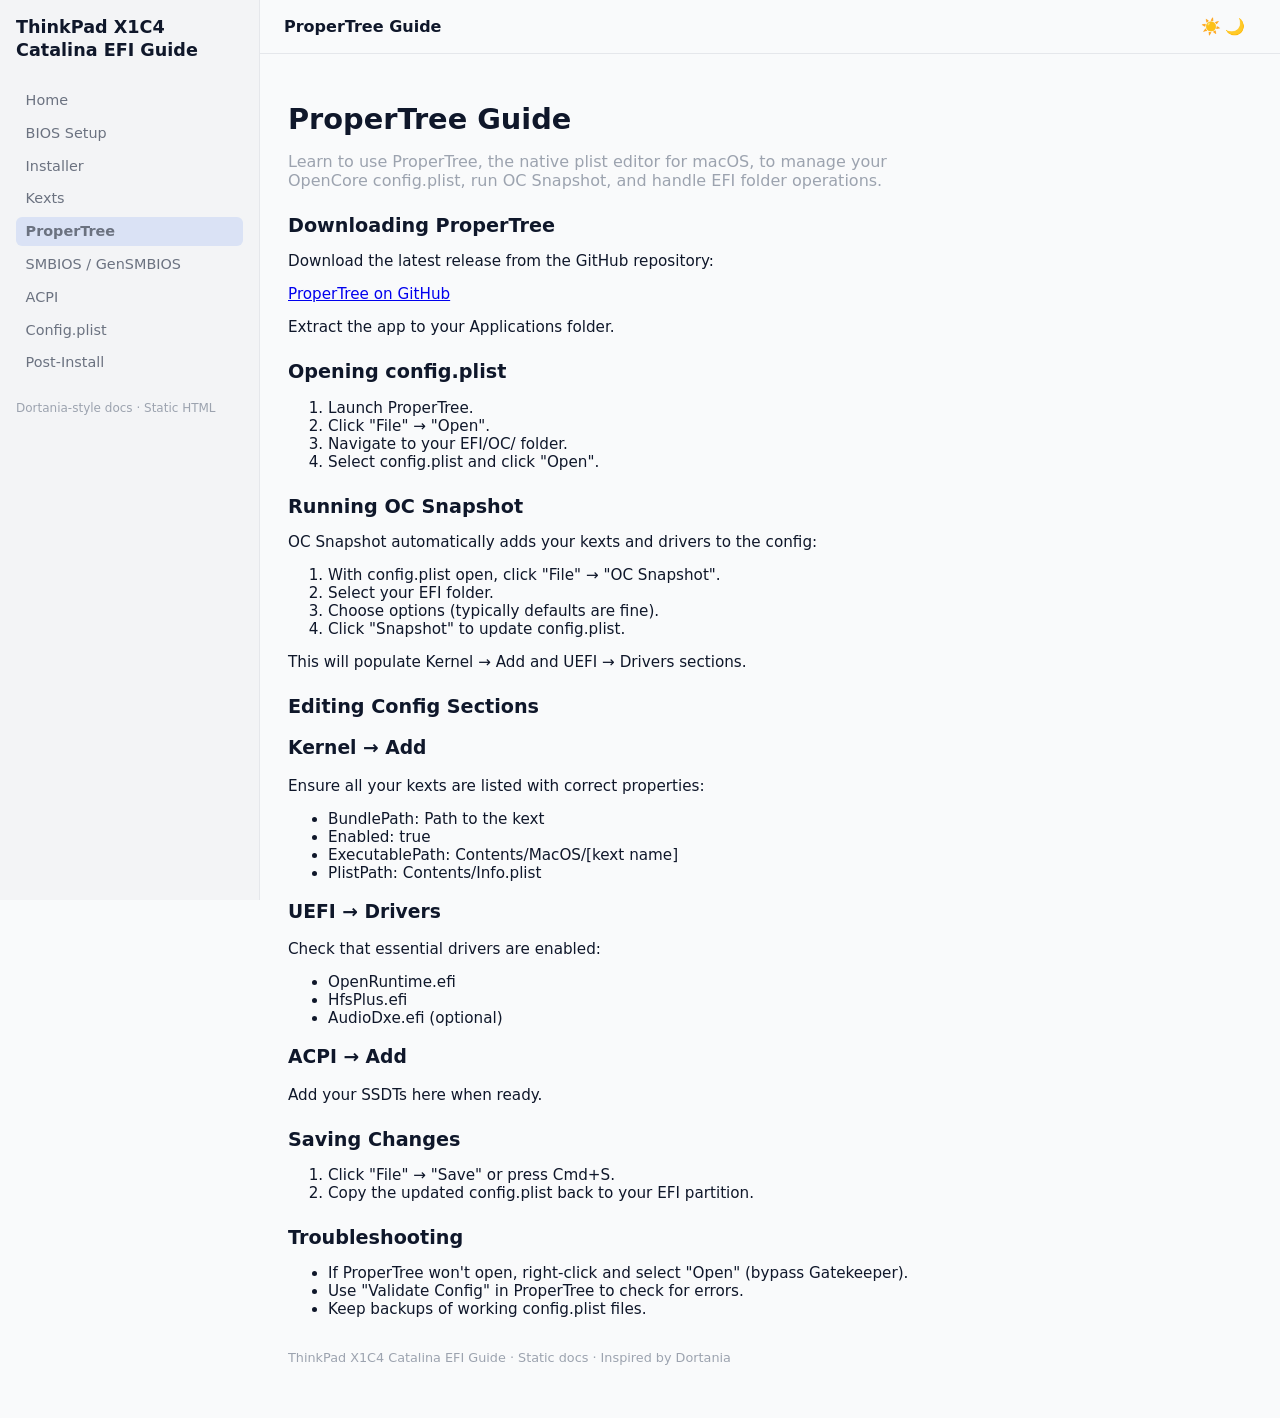
<file: propertree.html>
<!DOCTYPE html>
<html lang="en" data-theme="auto">
<head>
    <meta charset="UTF-8">
    <title>ProperTree Guide - ThinkPad X1C4 Catalina EFI Guide</title>
    <meta name="viewport" content="width=device-width, initial-scale=1">
    <link rel="stylesheet" href="assets/style.css">
    <script defer src="assets/theme.js"></script>
</head>
<body>

<div class="layout">
    <!-- Sidebar -->
    <aside class="sidebar">
        <div class="sidebar-header">
            <div class="site-title">ThinkPad X1C4<br>Catalina EFI Guide</div>
        </div>

        <nav class="sidebar-nav">
            <a href="index.html" class="nav-link">Home</a>
            <a href="bios.html" class="nav-link">BIOS Setup</a>
            <a href="installer.html" class="nav-link">Installer</a>
            <a href="kexts.html" class="nav-link">Kexts</a>
            <a href="propertree.html" class="nav-link active">ProperTree</a>
            <a href="smbios.html" class="nav-link">SMBIOS / GenSMBIOS</a>
            <a href="acpi.html" class="nav-link">ACPI</a>
            <a href="config.html" class="nav-link">Config.plist</a>
            <a href="postinstall.html" class="nav-link">Post‑Install</a>
        </nav>

        <div class="sidebar-footer">
            <span class="sidebar-note">Dortania‑style docs · Static HTML</span>
        </div>
    </aside>

    <!-- Main content -->
    <main class="content">
        <header class="topbar">
            <div class="topbar-title">ProperTree Guide</div>
            <button id="theme-toggle" class="theme-toggle" aria-label="Toggle theme">
                <span class="icon-sun">☀️</span>
                <span class="icon-moon">🌙</span>
            </button>
        </header>

        <article class="page">
            <h1>ProperTree Guide</h1>
            <p class="lead">
                Learn to use ProperTree, the native plist editor for macOS, to manage your OpenCore config.plist,
                run OC Snapshot, and handle EFI folder operations.
            </p>

            <section class="section">
                <h2>Downloading ProperTree</h2>
                <p>Download the latest release from the GitHub repository:</p>
                <p><a href="https://github.com/corpnewt/ProperTree/releases" target="_blank">ProperTree on GitHub</a></p>
                <p>Extract the app to your Applications folder.</p>
            </section>

            <section class="section">
                <h2>Opening config.plist</h2>
                <ol>
                    <li>Launch ProperTree.</li>
                    <li>Click "File" → "Open".</li>
                    <li>Navigate to your EFI/OC/ folder.</li>
                    <li>Select config.plist and click "Open".</li>
                </ol>
            </section>

            <section class="section">
                <h2>Running OC Snapshot</h2>
                <p>OC Snapshot automatically adds your kexts and drivers to the config:</p>
                <ol>
                    <li>With config.plist open, click "File" → "OC Snapshot".</li>
                    <li>Select your EFI folder.</li>
                    <li>Choose options (typically defaults are fine).</li>
                    <li>Click "Snapshot" to update config.plist.</li>
                </ol>
                <p>This will populate Kernel → Add and UEFI → Drivers sections.</p>
            </section>

            <section class="section">
                <h2>Editing Config Sections</h2>
                <h3>Kernel → Add</h3>
                <p>Ensure all your kexts are listed with correct properties:</p>
                <ul>
                    <li>BundlePath: Path to the kext</li>
                    <li>Enabled: true</li>
                    <li>ExecutablePath: Contents/MacOS/[kext name]</li>
                    <li>PlistPath: Contents/Info.plist</li>
                </ul>

                <h3>UEFI → Drivers</h3>
                <p>Check that essential drivers are enabled:</p>
                <ul>
                    <li>OpenRuntime.efi</li>
                    <li>HfsPlus.efi</li>
                    <li>AudioDxe.efi (optional)</li>
                </ul>

                <h3>ACPI → Add</h3>
                <p>Add your SSDTs here when ready.</p>
            </section>

            <section class="section">
                <h2>Saving Changes</h2>
                <ol>
                    <li>Click "File" → "Save" or press Cmd+S.</li>
                    <li>Copy the updated config.plist back to your EFI partition.</li>
                </ol>
            </section>

            <section class="section">
                <h2>Troubleshooting</h2>
                <ul>
                    <li>If ProperTree won't open, right-click and select "Open" (bypass Gatekeeper).</li>
                    <li>Use "Validate Config" in ProperTree to check for errors.</li>
                    <li>Keep backups of working config.plist files.</li>
                </ul>
            </section>

            <footer class="page-footer">
                <p>ThinkPad X1C4 Catalina EFI Guide · Static docs · Inspired by Dortania</p>
            </footer>
        </article>
    </main>
</div>

</body>
</html>
</file>
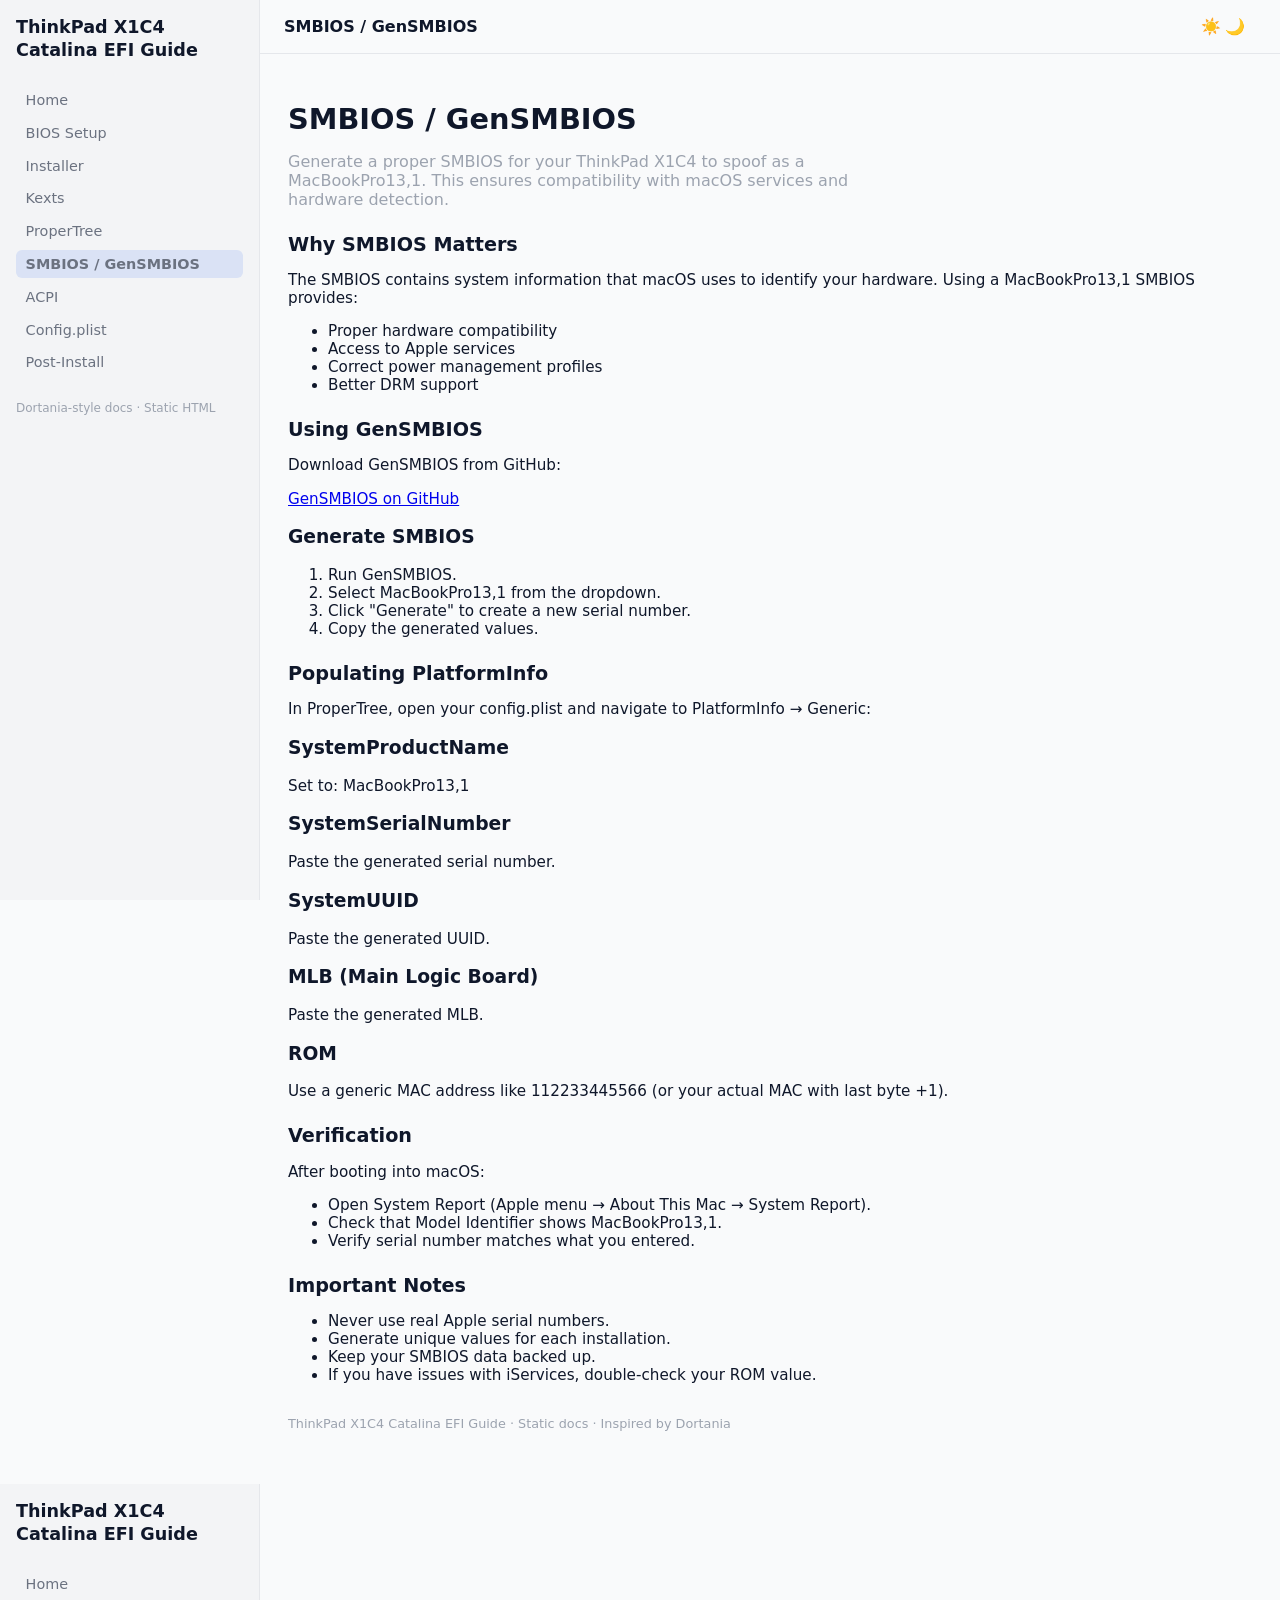
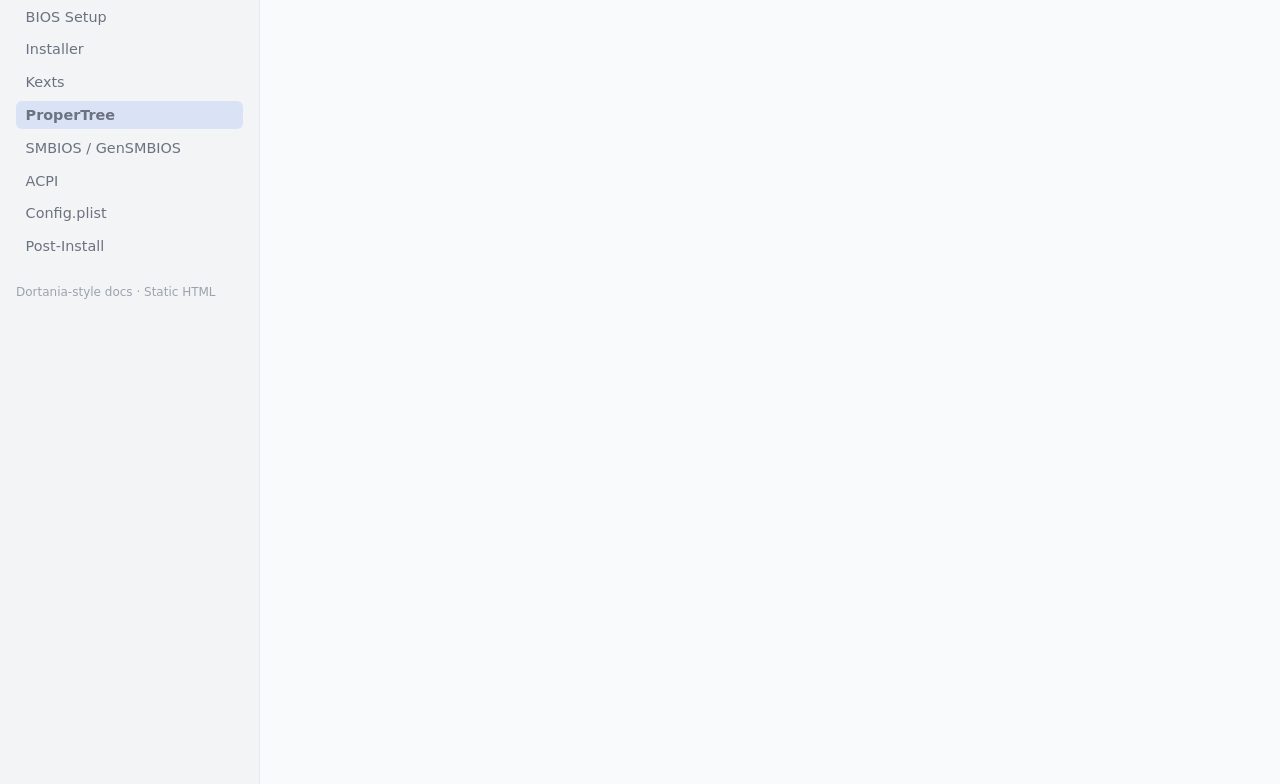
<file: smbios.html>
<!DOCTYPE html>
<html lang="en" data-theme="auto">
<head>
    <meta charset="UTF-8">
    <title>SMBIOS / GenSMBIOS - ThinkPad X1C4 Catalina EFI Guide</title>
    <meta name="viewport" content="width=device-width, initial-scale=1">
    <link rel="stylesheet" href="assets/style.css">
    <script defer src="assets/theme.js"></script>
</head>
<body>

<div class="layout">
    <!-- Sidebar -->
    <aside class="sidebar">
        <div class="sidebar-header">
            <div class="site-title">ThinkPad X1C4<br>Catalina EFI Guide</div>
        </div>

        <nav class="sidebar-nav">
            <a href="index.html" class="nav-link">Home</a>
            <a href="bios.html" class="nav-link">BIOS Setup</a>
            <a href="installer.html" class="nav-link">Installer</a>
            <a href="kexts.html" class="nav-link">Kexts</a>
            <a href="propertree.html" class="nav-link">ProperTree</a>
            <a href="smbios.html" class="nav-link active">SMBIOS / GenSMBIOS</a>
            <a href="acpi.html" class="nav-link">ACPI</a>
            <a href="config.html" class="nav-link">Config.plist</a>
            <a href="postinstall.html" class="nav-link">Post‑Install</a>
        </nav>

        <div class="sidebar-footer">
            <span class="sidebar-note">Dortania‑style docs · Static HTML</span>
        </div>
    </aside>

    <!-- Main content -->
    <main class="content">
        <header class="topbar">
            <div class="topbar-title">SMBIOS / GenSMBIOS</div>
            <button id="theme-toggle" class="theme-toggle" aria-label="Toggle theme">
                <span class="icon-sun">☀️</span>
                <span class="icon-moon">🌙</span>
            </button>
        </header>

        <article class="page">
            <h1>SMBIOS / GenSMBIOS</h1>
            <p class="lead">
                Generate a proper SMBIOS for your ThinkPad X1C4 to spoof as a MacBookPro13,1.
                This ensures compatibility with macOS services and hardware detection.
            </p>

            <section class="section">
                <h2>Why SMBIOS Matters</h2>
                <p>The SMBIOS contains system information that macOS uses to identify your hardware. Using a MacBookPro13,1 SMBIOS provides:</p>
                <ul>
                    <li>Proper hardware compatibility</li>
                    <li>Access to Apple services</li>
                    <li>Correct power management profiles</li>
                    <li>Better DRM support</li>
                </ul>
            </section>

            <section class="section">
                <h2>Using GenSMBIOS</h2>
                <p>Download GenSMBIOS from GitHub:</p>
                <p><a href="https://github.com/corpnewt/GenSMBIOS/releases" target="_blank">GenSMBIOS on GitHub</a></p>

                <h3>Generate SMBIOS</h3>
                <ol>
                    <li>Run GenSMBIOS.</li>
                    <li>Select MacBookPro13,1 from the dropdown.</li>
                    <li>Click "Generate" to create a new serial number.</li>
                    <li>Copy the generated values.</li>
                </ol>
            </section>

            <section class="section">
                <h2>Populating PlatformInfo</h2>
                <p>In ProperTree, open your config.plist and navigate to PlatformInfo → Generic:</p>

                <h3>SystemProductName</h3>
                <p>Set to: MacBookPro13,1</p>

                <h3>SystemSerialNumber</h3>
                <p>Paste the generated serial number.</p>

                <h3>SystemUUID</h3>
                <p>Paste the generated UUID.</p>

                <h3>MLB (Main Logic Board)</h3>
                <p>Paste the generated MLB.</p>

                <h3>ROM</h3>
                <p>Use a generic MAC address like 112233445566 (or your actual MAC with last byte +1).</p>
            </section>

            <section class="section">
                <h2>Verification</h2>
                <p>After booting into macOS:</p>
                <ul>
                    <li>Open System Report (Apple menu → About This Mac → System Report).</li>
                    <li>Check that Model Identifier shows MacBookPro13,1.</li>
                    <li>Verify serial number matches what you entered.</li>
                </ul>
            </section>

            <section class="section">
                <h2>Important Notes</h2>
                <ul>
                    <li>Never use real Apple serial numbers.</li>
                    <li>Generate unique values for each installation.</li>
                    <li>Keep your SMBIOS data backed up.</li>
                    <li>If you have issues with iServices, double-check your ROM value.</li>
                </ul>
            </section>

            <footer class="page-footer">
                <p>ThinkPad X1C4 Catalina EFI Guide · Static docs · Inspired by Dortania</p>
            </footer>
        </article>
    </main>
</div>

</body>
</html><!DOCTYPE html>
<html lang="en" data-theme="auto">
<head>
    <meta charset="UTF-8">
    <title>ProperTree · ThinkPad X1C4 Catalina EFI Guide</title>
    <meta name="viewport" content="width=device-width, initial-scale=1">
    <link rel="stylesheet" href="assets/style.css">
    <script defer src="assets/theme.js"></script>
</head>
<body>

<div class="layout">
    <!-- Sidebar -->
    <aside class="sidebar">
        <div class="sidebar-header">
            <div class="site-title">ThinkPad X1C4<br>Catalina EFI Guide</div>
        </div>

        <nav class="sidebar-nav">
            <a href="index.html" class="nav-link">Home</a>
            <a href="bios.html" class="nav-link">BIOS Setup</a>
            <a href="installer.html" class="nav-link">Installer</a>
            <a href="kexts.html" class="nav-link">Kexts</a>
            <a href="propertree.html" class="nav-link active">ProperTree</a>
            <a href="smbios.html" class="nav-link">SMBIOS / GenSMBIOS</a>
            <a href="acpi.html" class="nav-link">ACPI</a>
            <a href="config.html" class="nav-link">Config.plist</a>
            <a href="postinstall.html" class="nav-link">Post‑Install</a>
        </nav>

        <div class="sidebar-footer">
            <span class="sidebar-note">Dortania‑style docs · Static HTML</span>
        </div>
    </aside>

    <!-- Main content -->
    <main class="content">
        <header class="topbar">
            <div class="topbar-title">ProperTree</div>
            <button id="theme-toggle" class="theme-toggle" aria-label="Toggle theme">
                <span class="icon-sun">
</file>
<file: assets/style.css>
:root {
    --bg-light: #f9fafb;
    --bg-dark: #020617;
    --bg-elevated-light: #ffffff;
    --bg-elevated-dark: #020617;
    --text-light: #0f172a;
    --text-dark: #e5e7eb;
    --muted-light: #6b7280;
    --muted-dark: #9ca3af;
    --border-light: #e5e7eb;
    --border-dark: #1f2937;
    --accent: #2563eb; /* Dortania blue */
    --accent-soft-light: #dbeafe;
    --accent-soft-dark: #1d3557;
    --sidebar-width: 260px;
    --radius: 10px;
    --font-sans: system-ui, -apple-system, BlinkMacSystemFont, "Segoe UI", sans-serif;
}

html {
    color-scheme: light dark;
}

html[data-theme="light"] {
    background-color: var(--bg-light);
    color: var(--text-light);
}

html[data-theme="dark"] {
    background-color: var(--bg-dark);
    color: var(--text-dark);
}

body {
    margin: 0;
    font-family: var(--font-sans);
}

/* Layout */

.layout {
    display: flex;
    min-height: 100vh;
}

/* Sidebar */

.sidebar {
    width: var(--sidebar-width);
    border-right: 1px solid;
    padding: 1rem;
    box-sizing: border-box;
    position: sticky;
    top: 0;
    align-self: flex-start;
    height: 100vh;
    overflow-y: auto;
}

html[data-theme="light"] .sidebar {
    background: #f3f4f6;
    border-color: var(--border-light);
}

html[data-theme="dark"] .sidebar {
    background: #020617;
    border-color: var(--border-dark);
}

.sidebar-header {
    margin-bottom: 1.5rem;
}

.site-title {
    font-weight: 700;
    font-size: 1.1rem;
    line-height: 1.3;
}

.sidebar-nav {
    display: flex;
    flex-direction: column;
    gap: 0.25rem;
    margin-bottom: 1.5rem;
}

.nav-link {
    display: block;
    padding: 0.4rem 0.6rem;
    border-radius: 6px;
    text-decoration: none;
    font-size: 0.9rem;
}

html[data-theme="light"] .nav-link {
    color: var(--muted-light);
}

html[data-theme="dark"] .nav-link {
    color: var(--muted-dark);
}

.nav-link:hover {
    background: rgba(37, 99, 235, 0.08);
    color: var(--accent);
}

.nav-link.active {
    background: rgba(37, 99, 235, 0.12);
    color: var(--accent);
    font-weight: 600;
}

.sidebar-footer {
    font-size: 0.75rem;
    color: var(--muted-dark);
}

/* Content */

.content {
    flex: 1;
    min-width: 0;
    display: flex;
    flex-direction: column;
}

.topbar {
    display: flex;
    justify-content: space-between;
    align-items: center;
    padding: 0.75rem 1.5rem;
    border-bottom: 1px solid;
    position: sticky;
    top: 0;
    z-index: 10;
    backdrop-filter: blur(10px);
}

html[data-theme="light"] .topbar {
    background: rgba(249, 250, 251, 0.9);
    border-color: var(--border-light);
}

html[data-theme="dark"] .topbar {
    background: rgba(2, 6, 23, 0.9);
    border-color: var(--border-dark);
}

.topbar-title {
    font-weight: 600;
}

.theme-toggle {
    border: 1px solid transparent;
    border-radius: 999px;
    padding: 0.25rem 0.6rem;
    background: none;
    cursor: pointer;
    font-size: 0.9rem;
    display: flex;
    align-items: center;
    gap: 0.25rem;
}

html[data-theme="light"] .theme-toggle {
    color: var(--muted-light);
}

html[data-theme="dark"] .theme-toggle {
    color: var(--muted-dark);
}

.theme-toggle:hover {
    border-color: var(--accent);
}

.icon-moon,
.icon-sun {
    font-size: 1rem;
}

/* Page */

.page {
    padding: 1.5rem 1.75rem 2.5rem;
    max-width: 960px;
}

h1 {
    font-size: 1.8rem;
    margin-bottom: 0.5rem;
}

h2 {
    font-size: 1.2rem;
    margin-top: 1.5rem;
    margin-bottom: 0.5rem;
}

.lead {
    color: var(--muted-dark);
    max-width: 40rem;
    margin-bottom: 1.5rem;
}

.card-grid {
    display: grid;
    grid-template-columns: repeat(auto-fit, minmax(220px, 1fr));
    gap: 0.75rem;
    margin-bottom: 1.5rem;
}

.card {
    border-radius: var(--radius);
    padding: 0.9rem 1rem;
    text-decoration: none;
    border: 1px solid;
    font-size: 0.9rem;
}

html[data-theme="light"] .card {
    background: var(--bg-elevated-light);
    border-color: var(--border-light);
    color: var(--text-light);
}

html[data-theme="dark"] .card {
    background: var(--bg-elevated-dark);
    border-color: var(--border-dark);
    color: var(--text-dark);
}

.card h2 {
    margin-top: 0;
    margin-bottom: 0.25rem;
    font-size: 1rem;
}

.card p {
    margin: 0;
    color: var(--muted-dark);
}

.card:hover {
    border-color: var(--accent);
    box-shadow: 0 0 0 1px rgba(37, 99, 235, 0.2);
}

.section {
    margin-top: 1.5rem;
}

.section p,
.section ul,
.section ol {
    font-size: 0.95rem;
}

.page-footer {
    margin-top: 2rem;
    font-size: 0.8rem;
    color: var(--muted-dark);
}

/* Responsive */

@media (max-width: 800px) {
    .layout {
        flex-direction: column;
    }

    .sidebar {
        position: static;
        width: 100%;
        height: auto;
        border-right: none;
        border-bottom: 1px solid;
    }

    .content {
        min-height: auto;
    }
}
</file>
